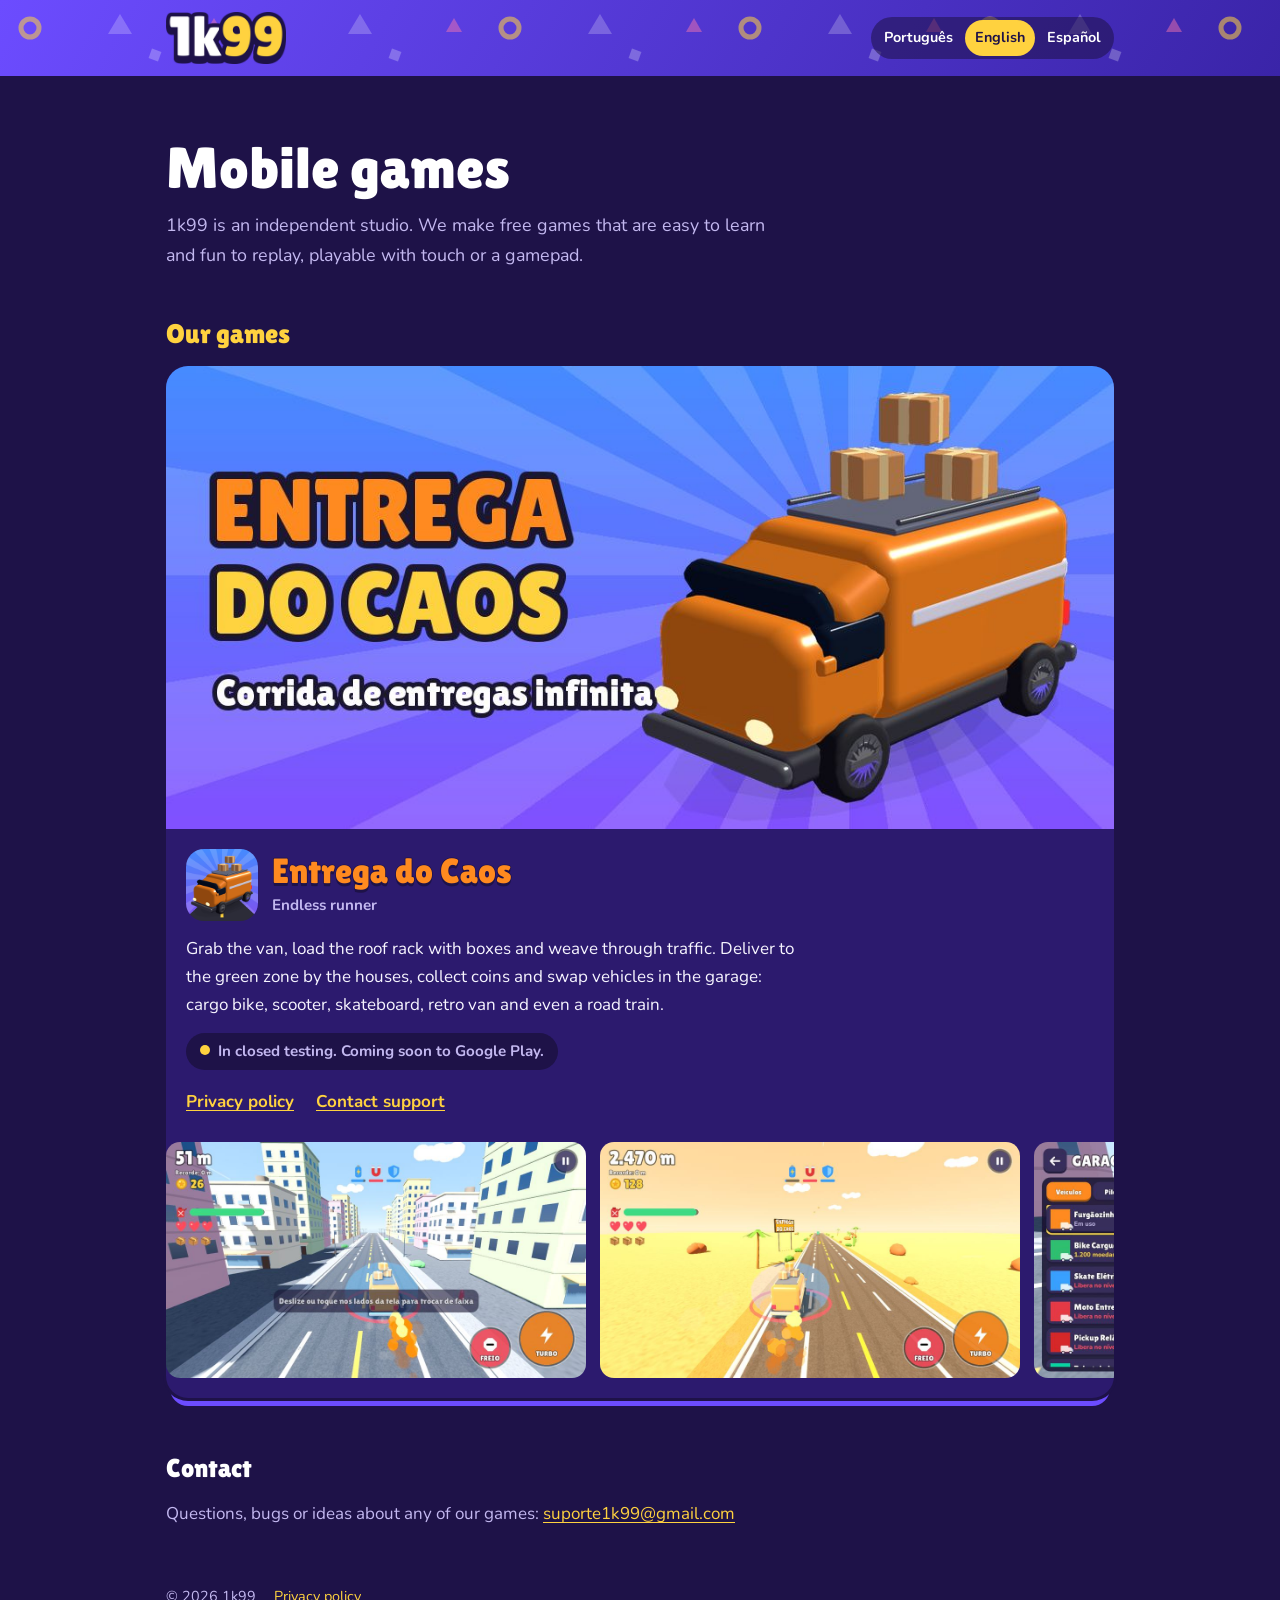
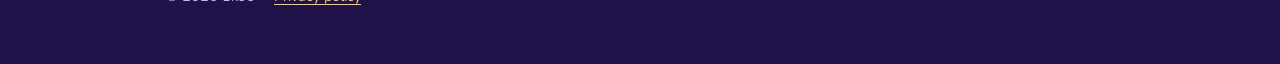
<file: index.html>
<!doctype html>
<html lang="pt-BR">
<head>
<meta charset="utf-8">
<meta name="viewport" content="width=device-width, initial-scale=1">
<title>1k99 | Jogos para celular</title>
<meta name="description" content="1k99 é um estúdio independente de jogos para celular.">
<link rel="alternate" hreflang="pt-BR" href="https://danandxxy-ship-it.github.io/">
<link rel="alternate" hreflang="en" href="https://danandxxy-ship-it.github.io/en/">
<link rel="alternate" hreflang="es" href="https://danandxxy-ship-it.github.io/es/">
<link rel="alternate" hreflang="x-default" href="https://danandxxy-ship-it.github.io/">
<link rel="icon" href="favicon.png">
<link rel="apple-touch-icon" href="apple-touch-icon.png">
<link rel="preconnect" href="https://fonts.googleapis.com">
<link rel="preconnect" href="https://fonts.gstatic.com" crossorigin>
<link href="https://fonts.googleapis.com/css2?family=Nunito:wght@400;700&display=swap" rel="stylesheet">
<link rel="stylesheet" href="style.css?v=15e47aca">
</head>
<body data-auto>
<header class="topo">
  <div class="topo-dentro">
    <a class="marca" href="./"><img src="img/logo-1k99.png?v=49485c24" width="120" height="52" alt="1k99"></a>
    <nav class="idiomas" aria-label="Idioma"><a href="./" lang="pt-BR" data-lang="pt" aria-current="true">Português</a><a href="en/" lang="en" data-lang="en">English</a><a href="es/" lang="es" data-lang="es">Español</a></nav>
  </div>
</header>
<main>
  <section class="hero">
    <h1>Jogos para celular</h1>
    <p>A 1k99 é um estúdio independente. Fazemos jogos gratuitos, fáceis de aprender e divertidos de repetir, que funcionam no toque e no controle.</p>
  </section>

  <h2 class="secao">Nossos jogos</h2>
  <div class="cards">
  <article class="card" id="entrega-do-caos">
    <img class="card-capa" src="img/entrega-capa.jpg" width="1024" height="500" alt="Van laranja carregada de caixas ao lado do título Entrega do Caos">
    <div class="card-corpo">
      <div class="card-titulo">
        <img class="icone" src="img/entrega-icone.png" width="72" height="72" alt="">
        <div>
          <h3>Entrega do Caos</h3>
          <p class="genero">Corrida infinita</p>
        </div>
      </div>
      <p>Pegue a van, encha o bagageiro de caixas e saia costurando o trânsito. Entregue na zona verde das casas, junte moedas e troque de veículo na garagem: tem bike, moto, skate, Kombi e até bitrem.</p>
      <span class="status">Em teste fechado. Em breve na Google Play.</span>
      <div class="links-jogo">
        <a href="privacidade/#entrega-do-caos">Política de privacidade</a>
        <a href="mailto:suporte1k99@gmail.com?subject=Entrega do Caos">Falar com o suporte</a>
      </div>
    </div>
    <div class="fotos" tabindex="0" aria-label="Imagens do jogo">
      <img src="img/corrida-cidade.jpg" width="960" height="540" loading="lazy" alt="Van desviando de carros na cidade">
      <img src="img/corrida-deserto.jpg" width="960" height="540" loading="lazy" alt="Corrida na estrada do deserto">
      <img src="img/garagem.jpg" width="960" height="540" loading="lazy" alt="Garagem com a lista de veículos">
      <img src="img/corrida-noite.jpg" width="960" height="540" loading="lazy" alt="Entrega à noite na cidade">
    </div>
  </article>
  </div>

  <section class="sobre">
    <h2>Contato</h2>
    <p>Dúvida, bug ou sugestão sobre qualquer jogo: <a href="mailto:suporte1k99@gmail.com">suporte1k99@gmail.com</a></p>
  </section>

  <footer>© 2026 1k99 <a href="privacidade/">Política de privacidade</a></footer>
</main>
<script>
// lembra o idioma escolhido; na primeira visita à página inicial em português,
// leva quem usa o celular em inglês ou espanhol para a versão no idioma dele
(function () {
  var links = document.querySelectorAll('.idiomas a');
  for (var i = 0; i < links.length; i++) {
    links[i].addEventListener('click', function () {
      try { localStorage.setItem('lang', this.getAttribute('data-lang')); } catch (e) {}
    });
  }
  if (!document.body.hasAttribute('data-auto')) return;
  var saved = null;
  try { saved = localStorage.getItem('lang'); } catch (e) {}
  var nav = (navigator.language || 'pt').slice(0, 2).toLowerCase();
  var want = saved || (nav === 'pt' ? 'pt' : (nav === 'es' ? 'es' : 'en'));
  if (want !== 'pt') location.replace(want + '/');
})();
</script>
</body>
</html>
</file>
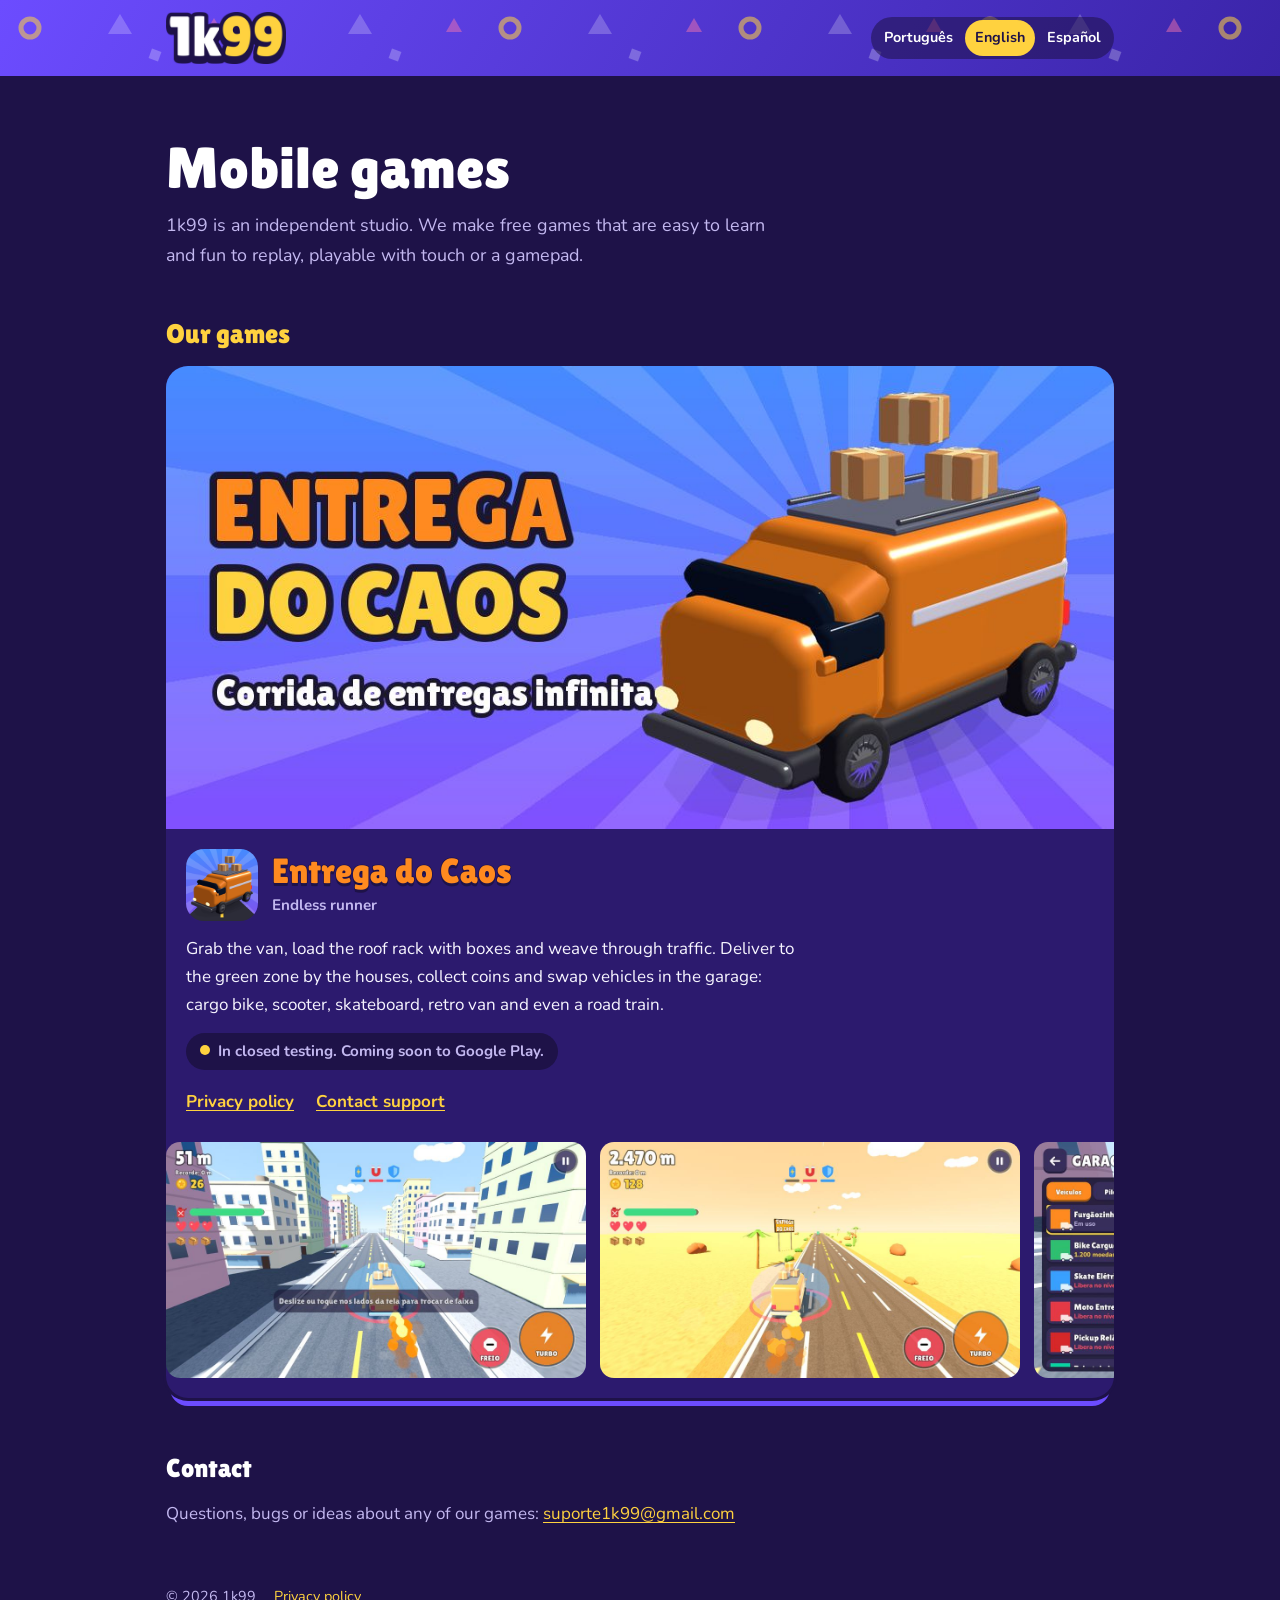
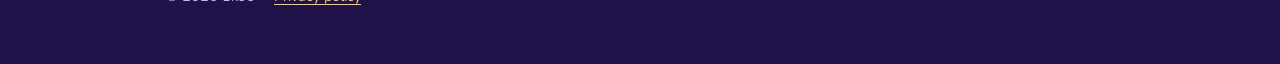
<file: en/index.html>
<!doctype html>
<html lang="en">
<head>
<meta charset="utf-8">
<meta name="viewport" content="width=device-width, initial-scale=1">
<title>1k99 | Mobile games</title>
<meta name="description" content="1k99 is an independent mobile game studio.">
<link rel="alternate" hreflang="pt-BR" href="https://danandxxy-ship-it.github.io/">
<link rel="alternate" hreflang="en" href="https://danandxxy-ship-it.github.io/en/">
<link rel="alternate" hreflang="es" href="https://danandxxy-ship-it.github.io/es/">
<link rel="alternate" hreflang="x-default" href="https://danandxxy-ship-it.github.io/">
<link rel="icon" href="../favicon.png">
<link rel="apple-touch-icon" href="../apple-touch-icon.png">
<link rel="preconnect" href="https://fonts.googleapis.com">
<link rel="preconnect" href="https://fonts.gstatic.com" crossorigin>
<link href="https://fonts.googleapis.com/css2?family=Nunito:wght@400;700&display=swap" rel="stylesheet">
<link rel="stylesheet" href="../style.css?v=15e47aca">
</head>
<body>
<header class="topo">
  <div class="topo-dentro">
    <a class="marca" href="../en/"><img src="../img/logo-1k99.png?v=49485c24" width="120" height="52" alt="1k99"></a>
    <nav class="idiomas" aria-label="Language"><a href="../" lang="pt-BR" data-lang="pt">Português</a><a href="../en/" lang="en" data-lang="en" aria-current="true">English</a><a href="../es/" lang="es" data-lang="es">Español</a></nav>
  </div>
</header>
<main>
  <section class="hero">
    <h1>Mobile games</h1>
    <p>1k99 is an independent studio. We make free games that are easy to learn and fun to replay, playable with touch or a gamepad.</p>
  </section>

  <h2 class="secao">Our games</h2>
  <div class="cards">
  <article class="card" id="entrega-do-caos">
    <img class="card-capa" src="../img/entrega-capa.jpg" width="1024" height="500" alt="Orange van loaded with boxes next to the Entrega do Caos title">
    <div class="card-corpo">
      <div class="card-titulo">
        <img class="icone" src="../img/entrega-icone.png" width="72" height="72" alt="">
        <div>
          <h3>Entrega do Caos</h3>
          <p class="genero">Endless runner</p>
        </div>
      </div>
      <p>Grab the van, load the roof rack with boxes and weave through traffic. Deliver to the green zone by the houses, collect coins and swap vehicles in the garage: cargo bike, scooter, skateboard, retro van and even a road train.</p>
      <span class="status">In closed testing. Coming soon to Google Play.</span>
      <div class="links-jogo">
        <a href="../en/privacy/#entrega-do-caos">Privacy policy</a>
        <a href="mailto:suporte1k99@gmail.com?subject=Entrega do Caos">Contact support</a>
      </div>
    </div>
    <div class="fotos" tabindex="0" aria-label="Game screenshots">
      <img src="../img/corrida-cidade.jpg" width="960" height="540" loading="lazy" alt="Van dodging cars in the city">
      <img src="../img/corrida-deserto.jpg" width="960" height="540" loading="lazy" alt="Running on the desert road">
      <img src="../img/garagem.jpg" width="960" height="540" loading="lazy" alt="Garage with the vehicle list">
      <img src="../img/corrida-noite.jpg" width="960" height="540" loading="lazy" alt="Night delivery in the city">
    </div>
  </article>
  </div>

  <section class="sobre">
    <h2>Contact</h2>
    <p>Questions, bugs or ideas about any of our games: <a href="mailto:suporte1k99@gmail.com">suporte1k99@gmail.com</a></p>
  </section>

  <footer>© 2026 1k99 <a href="../en/privacy/">Privacy policy</a></footer>
</main>
<script>
// lembra o idioma escolhido; na primeira visita à página inicial em português,
// leva quem usa o celular em inglês ou espanhol para a versão no idioma dele
(function () {
  var links = document.querySelectorAll('.idiomas a');
  for (var i = 0; i < links.length; i++) {
    links[i].addEventListener('click', function () {
      try { localStorage.setItem('lang', this.getAttribute('data-lang')); } catch (e) {}
    });
  }
  if (!document.body.hasAttribute('data-auto')) return;
  var saved = null;
  try { saved = localStorage.getItem('lang'); } catch (e) {}
  var nav = (navigator.language || 'pt').slice(0, 2).toLowerCase();
  var want = saved || (nav === 'pt' ? 'pt' : (nav === 'es' ? 'es' : 'en'));
  if (want !== 'pt') location.replace(want + '/');
})();
</script>
</body>
</html>
</file>
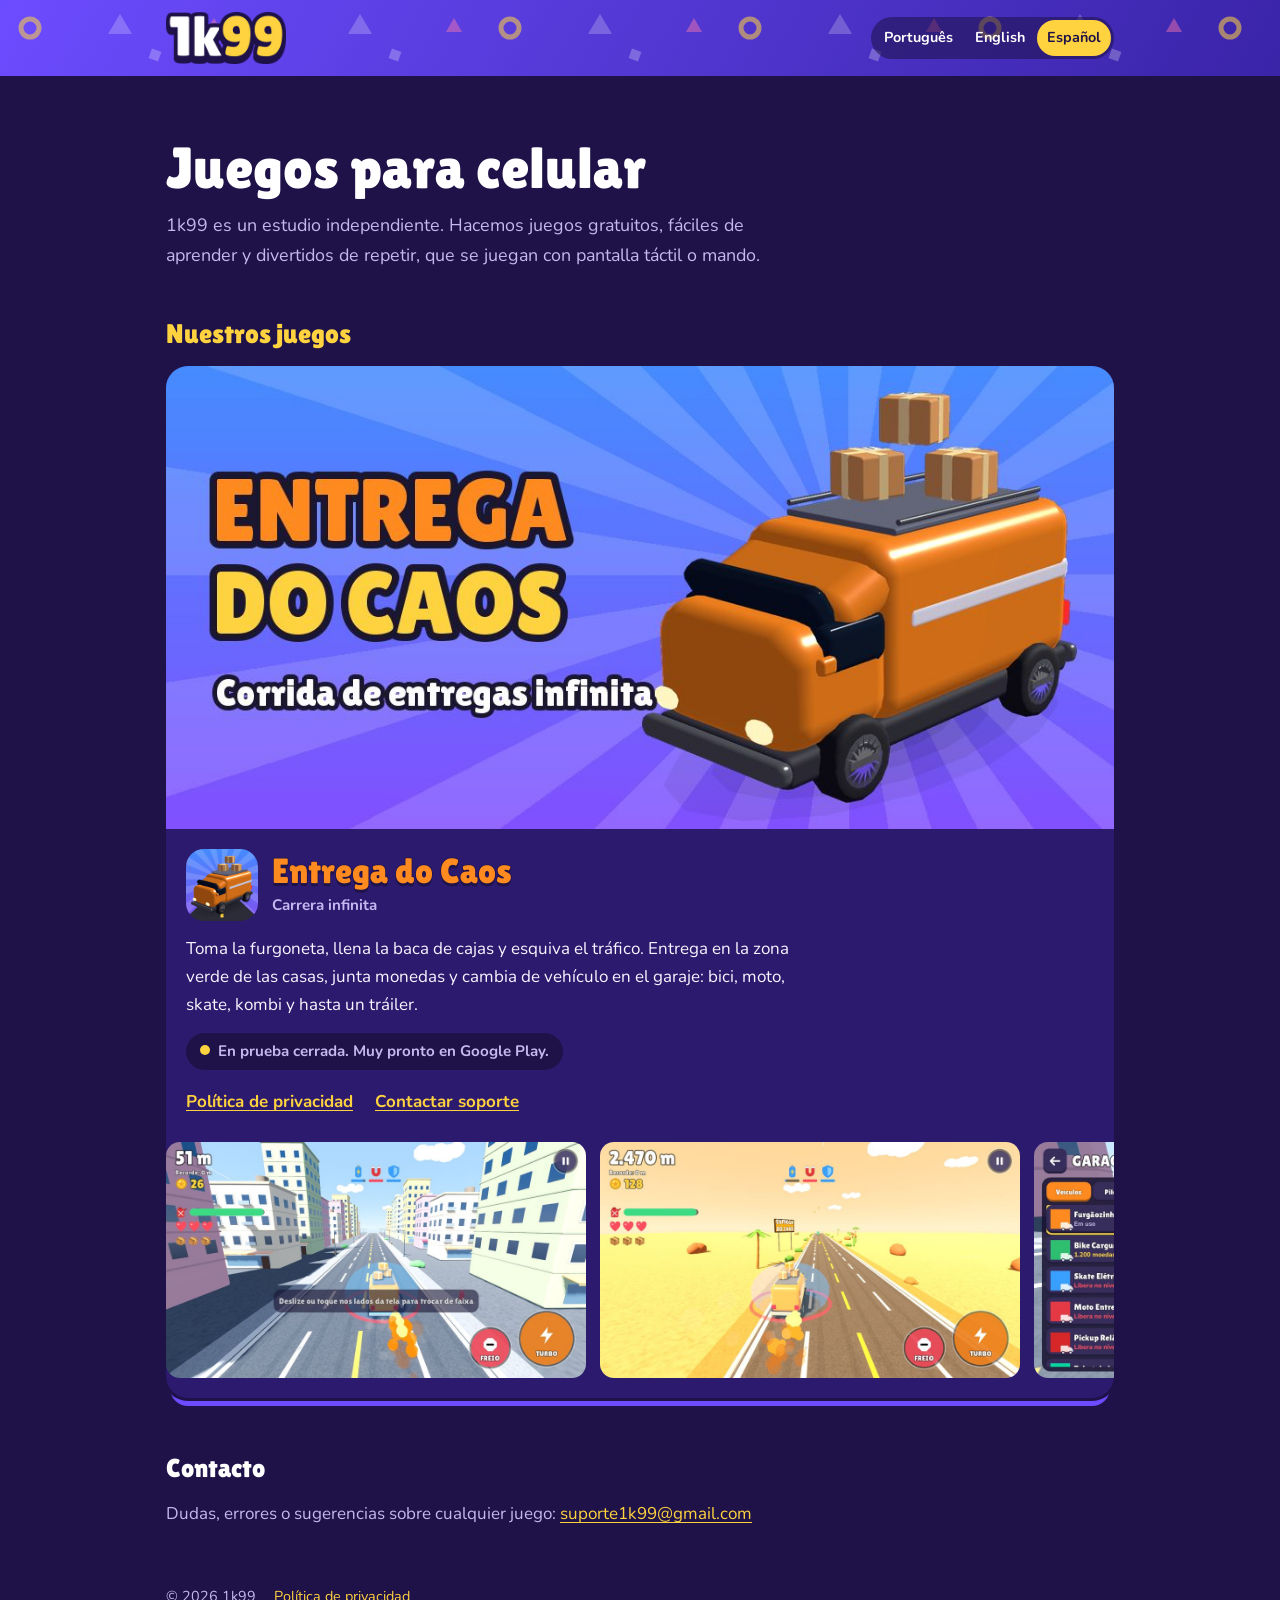
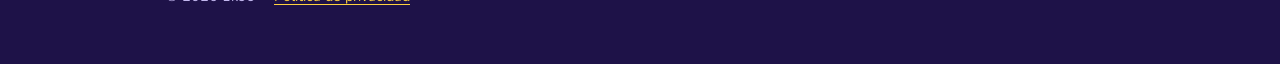
<file: es/index.html>
<!doctype html>
<html lang="es">
<head>
<meta charset="utf-8">
<meta name="viewport" content="width=device-width, initial-scale=1">
<title>1k99 | Juegos para celular</title>
<meta name="description" content="1k99 es un estudio independiente de juegos para celular.">
<link rel="alternate" hreflang="pt-BR" href="https://danandxxy-ship-it.github.io/">
<link rel="alternate" hreflang="en" href="https://danandxxy-ship-it.github.io/en/">
<link rel="alternate" hreflang="es" href="https://danandxxy-ship-it.github.io/es/">
<link rel="alternate" hreflang="x-default" href="https://danandxxy-ship-it.github.io/">
<link rel="icon" href="../favicon.png">
<link rel="apple-touch-icon" href="../apple-touch-icon.png">
<link rel="preconnect" href="https://fonts.googleapis.com">
<link rel="preconnect" href="https://fonts.gstatic.com" crossorigin>
<link href="https://fonts.googleapis.com/css2?family=Nunito:wght@400;700&display=swap" rel="stylesheet">
<link rel="stylesheet" href="../style.css?v=15e47aca">
</head>
<body>
<header class="topo">
  <div class="topo-dentro">
    <a class="marca" href="../es/"><img src="../img/logo-1k99.png?v=49485c24" width="120" height="52" alt="1k99"></a>
    <nav class="idiomas" aria-label="Idioma"><a href="../" lang="pt-BR" data-lang="pt">Português</a><a href="../en/" lang="en" data-lang="en">English</a><a href="../es/" lang="es" data-lang="es" aria-current="true">Español</a></nav>
  </div>
</header>
<main>
  <section class="hero">
    <h1>Juegos para celular</h1>
    <p>1k99 es un estudio independiente. Hacemos juegos gratuitos, fáciles de aprender y divertidos de repetir, que se juegan con pantalla táctil o mando.</p>
  </section>

  <h2 class="secao">Nuestros juegos</h2>
  <div class="cards">
  <article class="card" id="entrega-do-caos">
    <img class="card-capa" src="../img/entrega-capa.jpg" width="1024" height="500" alt="Furgoneta naranja cargada de cajas junto al título Entrega do Caos">
    <div class="card-corpo">
      <div class="card-titulo">
        <img class="icone" src="../img/entrega-icone.png" width="72" height="72" alt="">
        <div>
          <h3>Entrega do Caos</h3>
          <p class="genero">Carrera infinita</p>
        </div>
      </div>
      <p>Toma la furgoneta, llena la baca de cajas y esquiva el tráfico. Entrega en la zona verde de las casas, junta monedas y cambia de vehículo en el garaje: bici, moto, skate, kombi y hasta un tráiler.</p>
      <span class="status">En prueba cerrada. Muy pronto en Google Play.</span>
      <div class="links-jogo">
        <a href="../es/privacidad/#entrega-do-caos">Política de privacidad</a>
        <a href="mailto:suporte1k99@gmail.com?subject=Entrega do Caos">Contactar soporte</a>
      </div>
    </div>
    <div class="fotos" tabindex="0" aria-label="Imágenes del juego">
      <img src="../img/corrida-cidade.jpg" width="960" height="540" loading="lazy" alt="Furgoneta esquivando coches en la ciudad">
      <img src="../img/corrida-deserto.jpg" width="960" height="540" loading="lazy" alt="Carrera en la carretera del desierto">
      <img src="../img/garagem.jpg" width="960" height="540" loading="lazy" alt="Garaje con la lista de vehículos">
      <img src="../img/corrida-noite.jpg" width="960" height="540" loading="lazy" alt="Entrega de noche en la ciudad">
    </div>
  </article>
  </div>

  <section class="sobre">
    <h2>Contacto</h2>
    <p>Dudas, errores o sugerencias sobre cualquier juego: <a href="mailto:suporte1k99@gmail.com">suporte1k99@gmail.com</a></p>
  </section>

  <footer>© 2026 1k99 <a href="../es/privacidad/">Política de privacidad</a></footer>
</main>
<script>
// lembra o idioma escolhido; na primeira visita à página inicial em português,
// leva quem usa o celular em inglês ou espanhol para a versão no idioma dele
(function () {
  var links = document.querySelectorAll('.idiomas a');
  for (var i = 0; i < links.length; i++) {
    links[i].addEventListener('click', function () {
      try { localStorage.setItem('lang', this.getAttribute('data-lang')); } catch (e) {}
    });
  }
  if (!document.body.hasAttribute('data-auto')) return;
  var saved = null;
  try { saved = localStorage.getItem('lang'); } catch (e) {}
  var nav = (navigator.language || 'pt').slice(0, 2).toLowerCase();
  var want = saved || (nav === 'pt' ? 'pt' : (nav === 'es' ? 'es' : 'en'));
  if (want !== 'pt') location.replace(want + '/');
})();
</script>
</body>
</html>
</file>
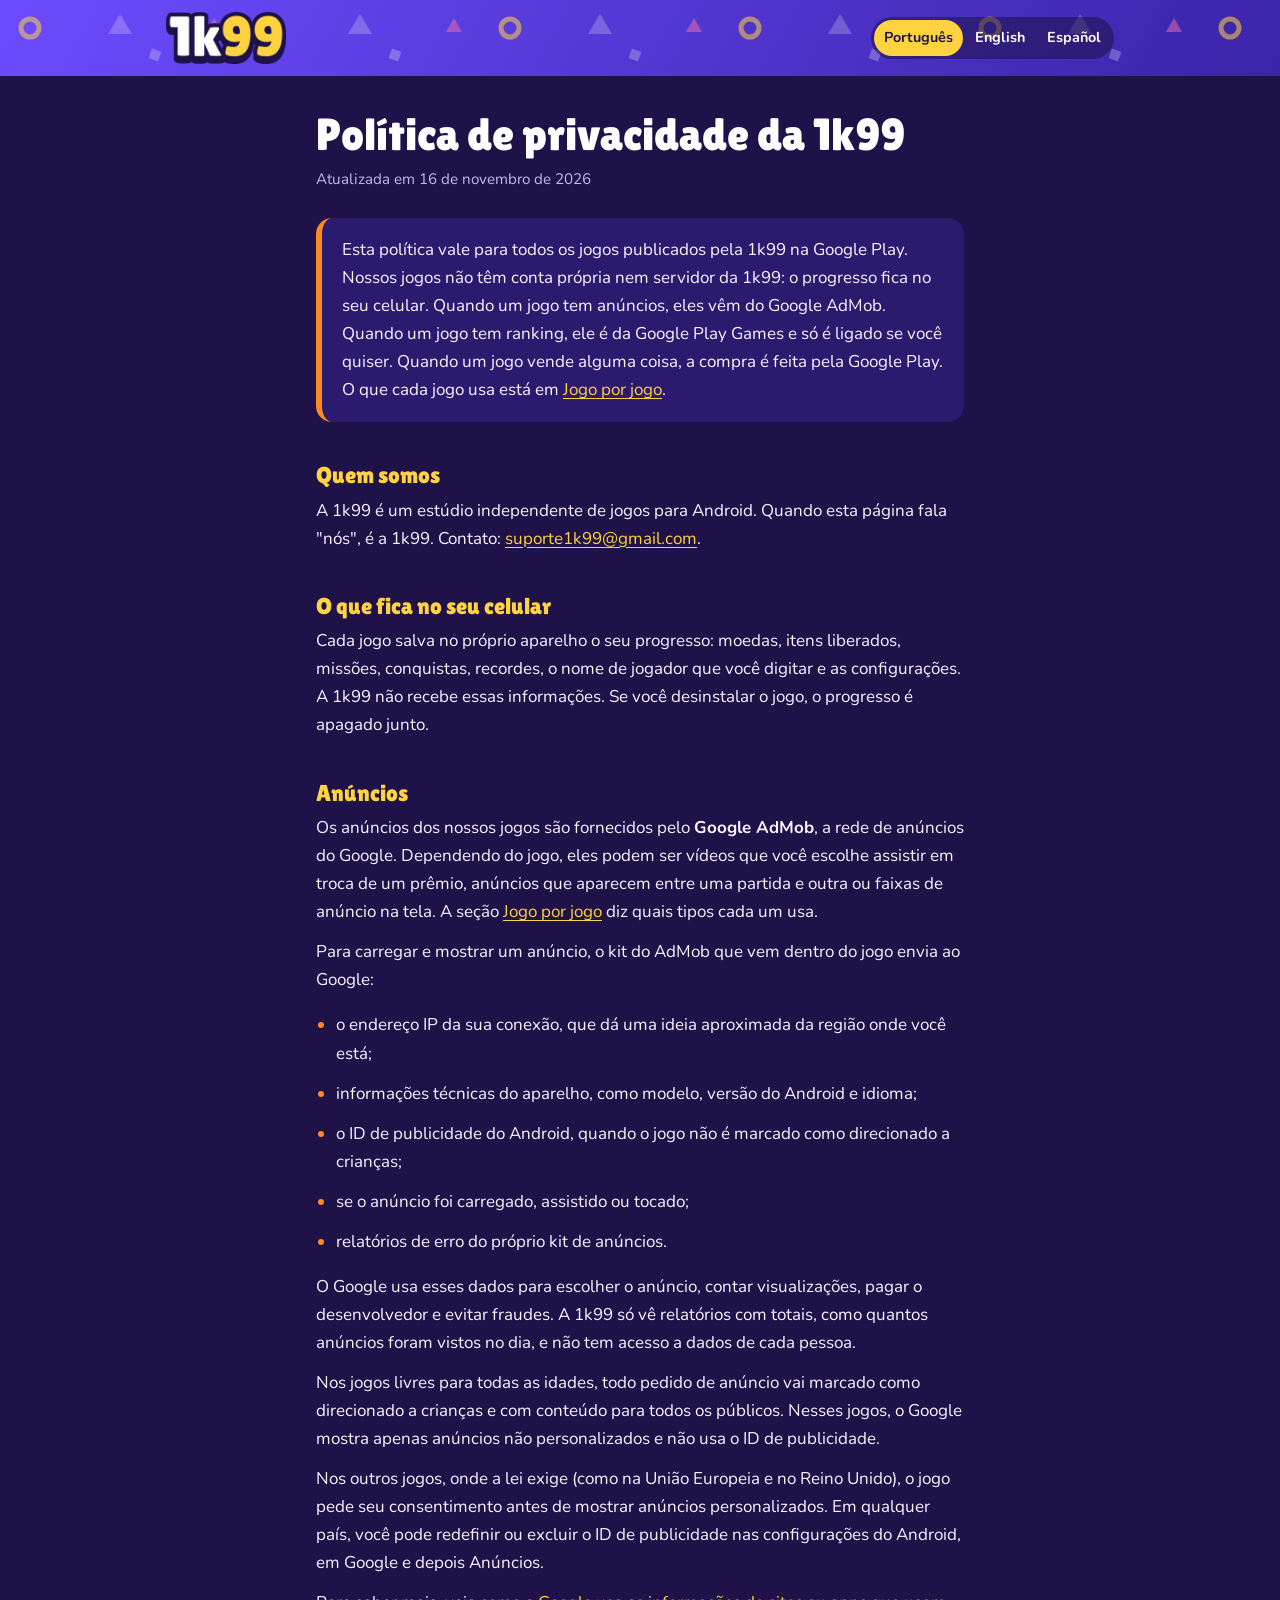
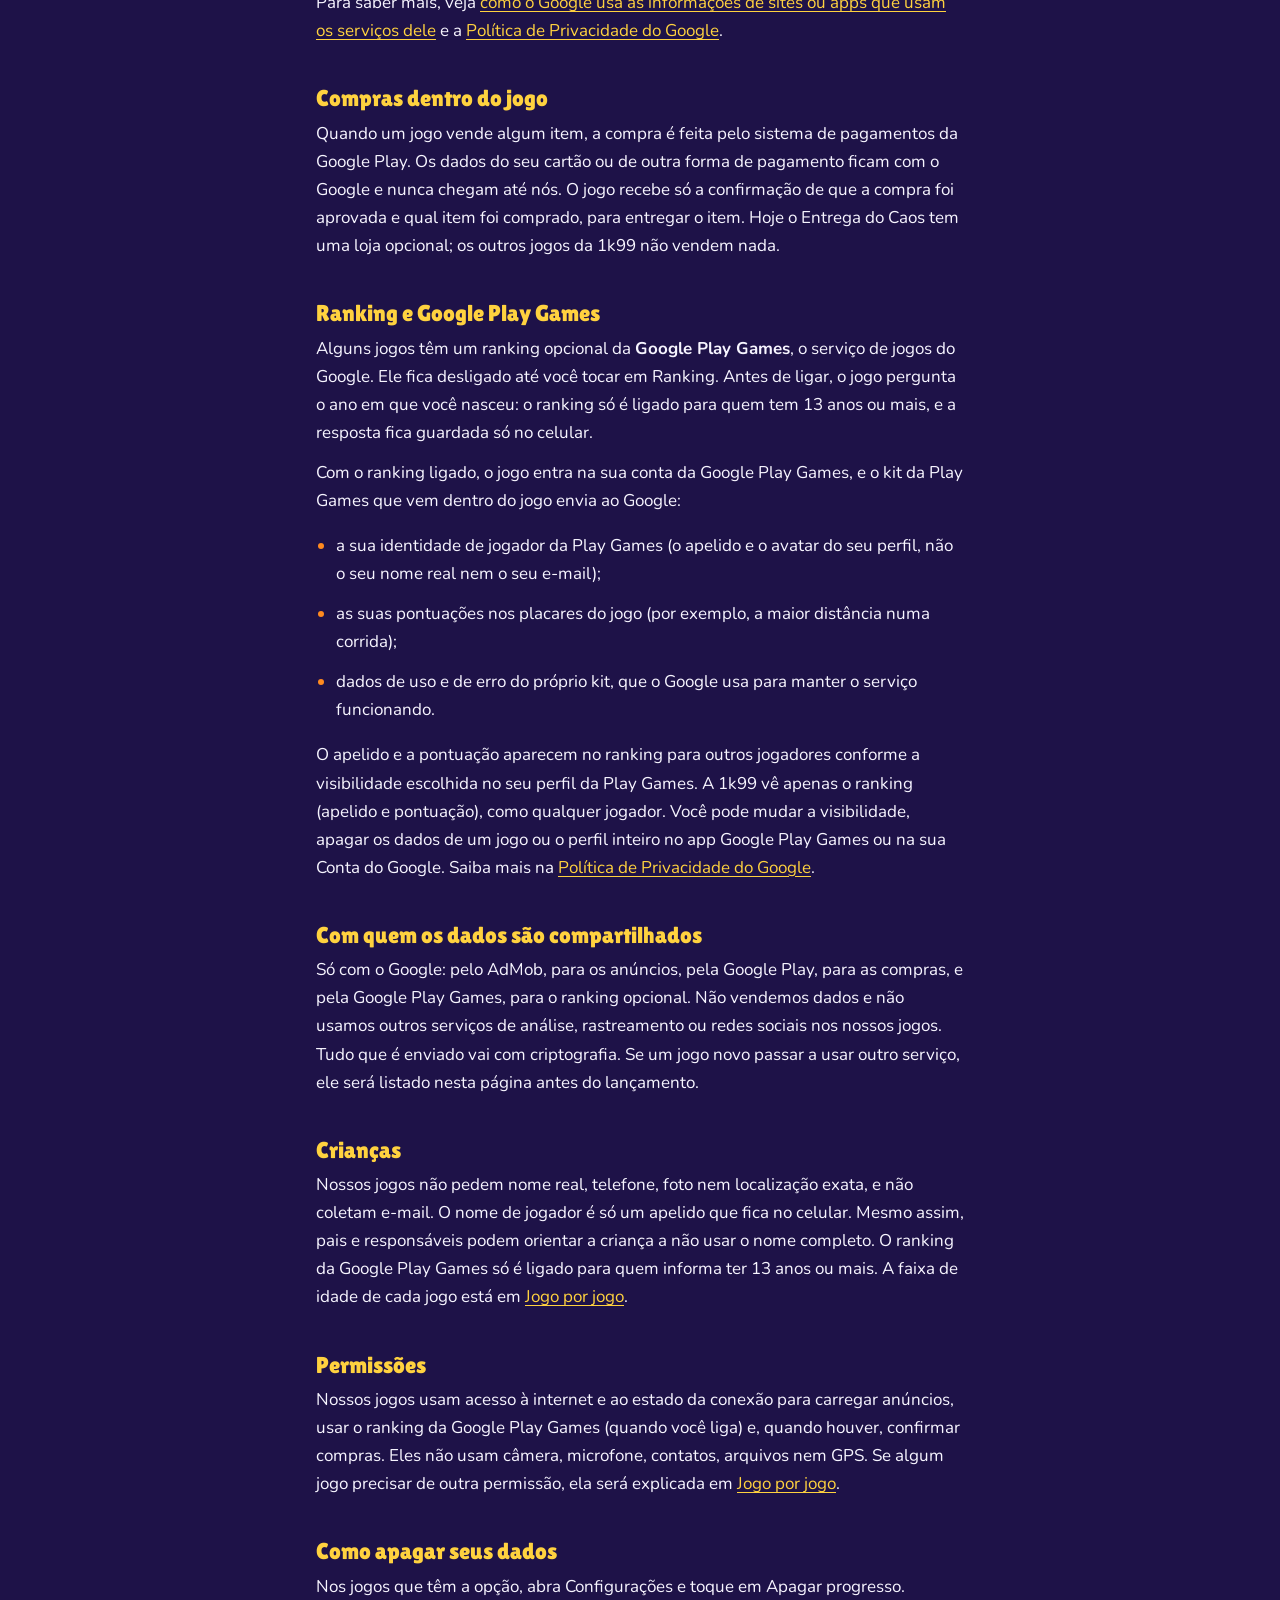
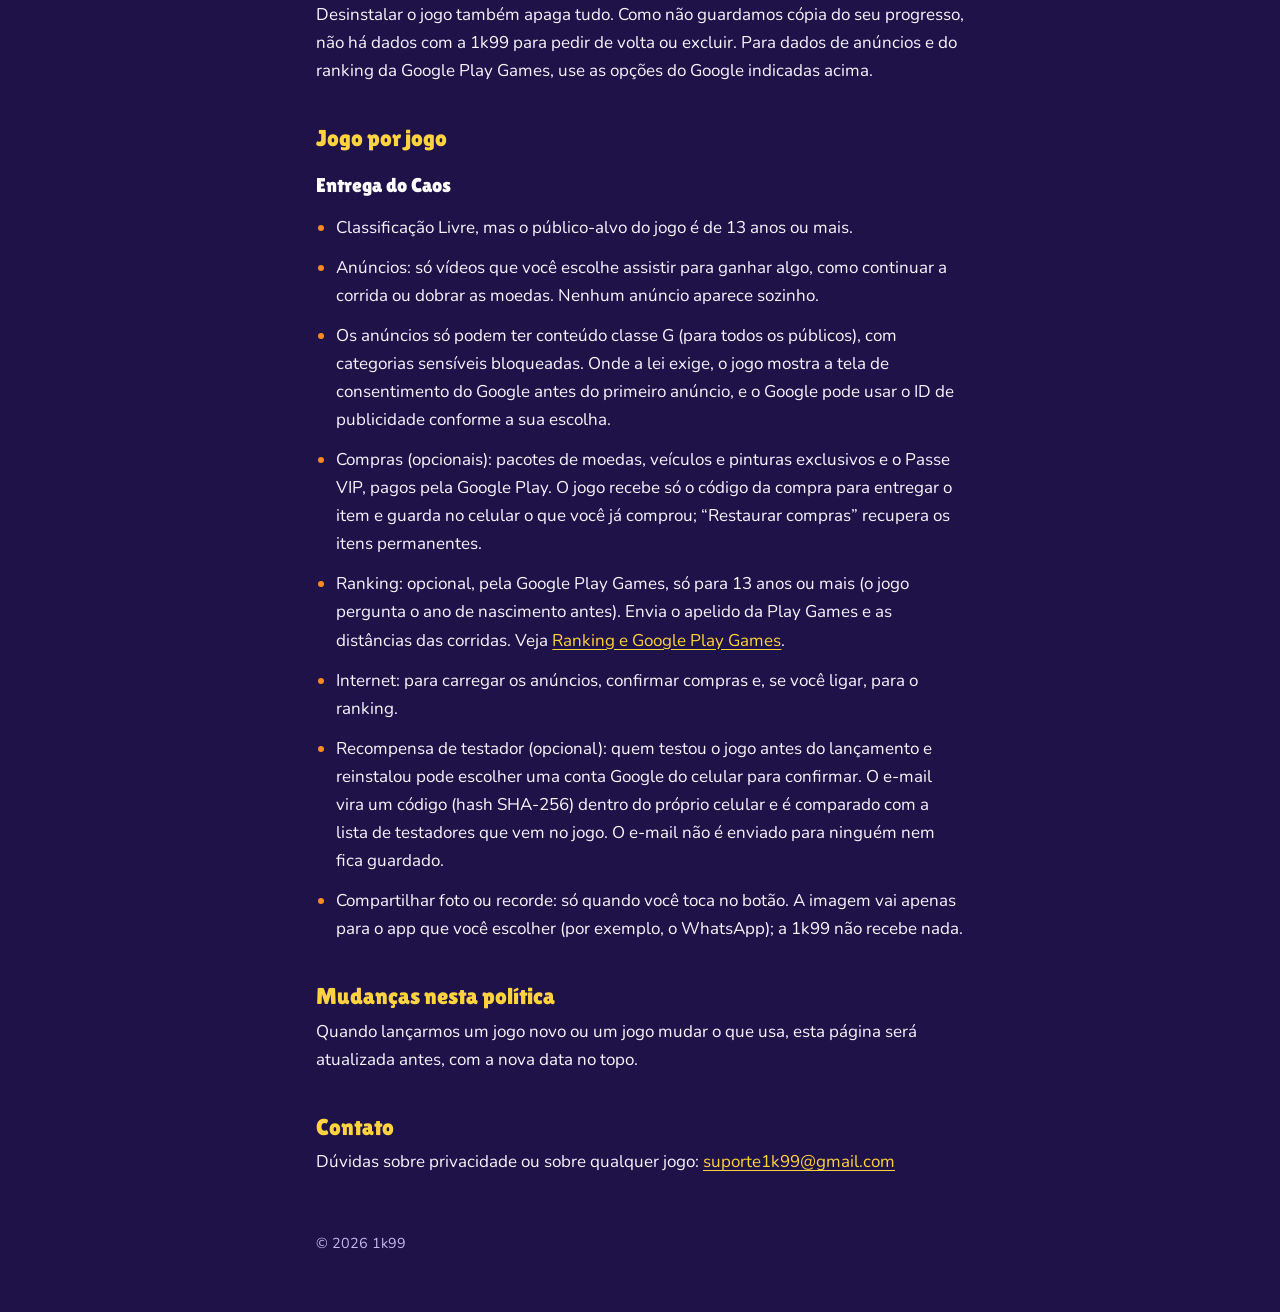
<file: privacidade/index.html>
<!doctype html>
<html lang="pt-BR">
<head>
<meta charset="utf-8">
<meta name="viewport" content="width=device-width, initial-scale=1">
<title>Política de privacidade | 1k99</title>
<meta name="description" content="Como os jogos da 1k99 tratam os seus dados.">
<link rel="alternate" hreflang="pt-BR" href="https://danandxxy-ship-it.github.io/privacidade/">
<link rel="alternate" hreflang="en" href="https://danandxxy-ship-it.github.io/en/privacy/">
<link rel="alternate" hreflang="es" href="https://danandxxy-ship-it.github.io/es/privacidad/">
<link rel="alternate" hreflang="x-default" href="https://danandxxy-ship-it.github.io/privacidade/">
<link rel="icon" href="../favicon.png">
<link rel="apple-touch-icon" href="../apple-touch-icon.png">
<link rel="preconnect" href="https://fonts.googleapis.com">
<link rel="preconnect" href="https://fonts.gstatic.com" crossorigin>
<link href="https://fonts.googleapis.com/css2?family=Nunito:wght@400;700&display=swap" rel="stylesheet">
<link rel="stylesheet" href="../style.css?v=15e47aca">
</head>
<body>
<header class="topo">
  <div class="topo-dentro">
    <a class="marca" href="../"><img src="../img/logo-1k99.png?v=49485c24" width="120" height="52" alt="1k99"></a>
    <nav class="idiomas" aria-label="Idioma"><a href="../privacidade/" lang="pt-BR" data-lang="pt" aria-current="true">Português</a><a href="../en/privacy/" lang="en" data-lang="en">English</a><a href="../es/privacidad/" lang="es" data-lang="es">Español</a></nav>
  </div>
</header>
<main class="politica">
  <h1>Política de privacidade da 1k99</h1>
  <p class="data">Atualizada em 16 de novembro de 2026</p>
  <div class="resumo"><p>Esta política vale para todos os jogos publicados pela 1k99 na Google Play. Nossos jogos não têm conta própria nem servidor da 1k99: o progresso fica no seu celular. Quando um jogo tem anúncios, eles vêm do Google AdMob. Quando um jogo tem ranking, ele é da Google Play Games e só é ligado se você quiser. Quando um jogo vende alguma coisa, a compra é feita pela Google Play. O que cada jogo usa está em <a href="#jogos">Jogo por jogo</a>.</p></div>
  <h2>Quem somos</h2>
  <p>A 1k99 é um estúdio independente de jogos para Android. Quando esta página fala "nós", é a 1k99. Contato: <a href="mailto:suporte1k99@gmail.com?subject=Privacidade">suporte1k99@gmail.com</a>.</p>
  <h2>O que fica no seu celular</h2>
  <p>Cada jogo salva no próprio aparelho o seu progresso: moedas, itens liberados, missões, conquistas, recordes, o nome de jogador que você digitar e as configurações. A 1k99 não recebe essas informações. Se você desinstalar o jogo, o progresso é apagado junto.</p>
  <h2>Anúncios</h2>
  <p>Os anúncios dos nossos jogos são fornecidos pelo <strong>Google AdMob</strong>, a rede de anúncios do Google. Dependendo do jogo, eles podem ser vídeos que você escolhe assistir em troca de um prêmio, anúncios que aparecem entre uma partida e outra ou faixas de anúncio na tela. A seção <a href="#jogos">Jogo por jogo</a> diz quais tipos cada um usa.</p>
  <p>Para carregar e mostrar um anúncio, o kit do AdMob que vem dentro do jogo envia ao Google:</p>
  <ul>
    <li>o endereço IP da sua conexão, que dá uma ideia aproximada da região onde você está;</li>
    <li>informações técnicas do aparelho, como modelo, versão do Android e idioma;</li>
    <li>o ID de publicidade do Android, quando o jogo não é marcado como direcionado a crianças;</li>
    <li>se o anúncio foi carregado, assistido ou tocado;</li>
    <li>relatórios de erro do próprio kit de anúncios.</li>
  </ul>
  <p>O Google usa esses dados para escolher o anúncio, contar visualizações, pagar o desenvolvedor e evitar fraudes. A 1k99 só vê relatórios com totais, como quantos anúncios foram vistos no dia, e não tem acesso a dados de cada pessoa.</p>
  <p>Nos jogos livres para todas as idades, todo pedido de anúncio vai marcado como direcionado a crianças e com conteúdo para todos os públicos. Nesses jogos, o Google mostra apenas anúncios não personalizados e não usa o ID de publicidade.</p>
  <p>Nos outros jogos, onde a lei exige (como na União Europeia e no Reino Unido), o jogo pede seu consentimento antes de mostrar anúncios personalizados. Em qualquer país, você pode redefinir ou excluir o ID de publicidade nas configurações do Android, em Google e depois Anúncios.</p>
  <p>Para saber mais, veja <a href="https://policies.google.com/technologies/partner-sites?hl=pt-BR">como o Google usa as informações de sites ou apps que usam os serviços dele</a> e a <a href="https://policies.google.com/privacy?hl=pt-BR">Política de Privacidade do Google</a>.</p>
  <h2>Compras dentro do jogo</h2>
  <p>Quando um jogo vende algum item, a compra é feita pelo sistema de pagamentos da Google Play. Os dados do seu cartão ou de outra forma de pagamento ficam com o Google e nunca chegam até nós. O jogo recebe só a confirmação de que a compra foi aprovada e qual item foi comprado, para entregar o item. Hoje o Entrega do Caos tem uma loja opcional; os outros jogos da 1k99 não vendem nada.</p>
  <h2 id="ranking">Ranking e Google Play Games</h2>
  <p>Alguns jogos têm um ranking opcional da <strong>Google Play Games</strong>, o serviço de jogos do Google. Ele fica desligado até você tocar em Ranking. Antes de ligar, o jogo pergunta o ano em que você nasceu: o ranking só é ligado para quem tem 13 anos ou mais, e a resposta fica guardada só no celular.</p>
  <p>Com o ranking ligado, o jogo entra na sua conta da Google Play Games, e o kit da Play Games que vem dentro do jogo envia ao Google:</p>
  <ul>
    <li>a sua identidade de jogador da Play Games (o apelido e o avatar do seu perfil, não o seu nome real nem o seu e-mail);</li>
    <li>as suas pontuações nos placares do jogo (por exemplo, a maior distância numa corrida);</li>
    <li>dados de uso e de erro do próprio kit, que o Google usa para manter o serviço funcionando.</li>
  </ul>
  <p>O apelido e a pontuação aparecem no ranking para outros jogadores conforme a visibilidade escolhida no seu perfil da Play Games. A 1k99 vê apenas o ranking (apelido e pontuação), como qualquer jogador. Você pode mudar a visibilidade, apagar os dados de um jogo ou o perfil inteiro no app Google Play Games ou na sua Conta do Google. Saiba mais na <a href="https://policies.google.com/privacy?hl=pt-BR">Política de Privacidade do Google</a>.</p>
  <h2>Com quem os dados são compartilhados</h2>
  <p>Só com o Google: pelo AdMob, para os anúncios, pela Google Play, para as compras, e pela Google Play Games, para o ranking opcional. Não vendemos dados e não usamos outros serviços de análise, rastreamento ou redes sociais nos nossos jogos. Tudo que é enviado vai com criptografia. Se um jogo novo passar a usar outro serviço, ele será listado nesta página antes do lançamento.</p>
  <h2>Crianças</h2>
  <p>Nossos jogos não pedem nome real, telefone, foto nem localização exata, e não coletam e-mail. O nome de jogador é só um apelido que fica no celular. Mesmo assim, pais e responsáveis podem orientar a criança a não usar o nome completo. O ranking da Google Play Games só é ligado para quem informa ter 13 anos ou mais. A faixa de idade de cada jogo está em <a href="#jogos">Jogo por jogo</a>.</p>
  <h2>Permissões</h2>
  <p>Nossos jogos usam acesso à internet e ao estado da conexão para carregar anúncios, usar o ranking da Google Play Games (quando você liga) e, quando houver, confirmar compras. Eles não usam câmera, microfone, contatos, arquivos nem GPS. Se algum jogo precisar de outra permissão, ela será explicada em <a href="#jogos">Jogo por jogo</a>.</p>
  <h2>Como apagar seus dados</h2>
  <p>Nos jogos que têm a opção, abra Configurações e toque em Apagar progresso. Desinstalar o jogo também apaga tudo. Como não guardamos cópia do seu progresso, não há dados com a 1k99 para pedir de volta ou excluir. Para dados de anúncios e do ranking da Google Play Games, use as opções do Google indicadas acima.</p>
  <h2 id="jogos">Jogo por jogo</h2>
    <h3 id="entrega-do-caos">Entrega do Caos</h3>
  <ul>
    <li>Classificação Livre, mas o público-alvo do jogo é de 13 anos ou mais.</li>
    <li>Anúncios: só vídeos que você escolhe assistir para ganhar algo, como continuar a corrida ou dobrar as moedas. Nenhum anúncio aparece sozinho.</li>
    <li>Os anúncios só podem ter conteúdo classe G (para todos os públicos), com categorias sensíveis bloqueadas. Onde a lei exige, o jogo mostra a tela de consentimento do Google antes do primeiro anúncio, e o Google pode usar o ID de publicidade conforme a sua escolha.</li>
    <li>Compras (opcionais): pacotes de moedas, veículos e pinturas exclusivos e o Passe VIP, pagos pela Google Play. O jogo recebe só o código da compra para entregar o item e guarda no celular o que você já comprou; “Restaurar compras” recupera os itens permanentes.</li>
    <li>Ranking: opcional, pela Google Play Games, só para 13 anos ou mais (o jogo pergunta o ano de nascimento antes). Envia o apelido da Play Games e as distâncias das corridas. Veja <a href="#ranking">Ranking e Google Play Games</a>.</li>
    <li>Internet: para carregar os anúncios, confirmar compras e, se você ligar, para o ranking.</li>
    <li>Recompensa de testador (opcional): quem testou o jogo antes do lançamento e reinstalou pode escolher uma conta Google do celular para confirmar. O e-mail vira um código (hash SHA-256) dentro do próprio celular e é comparado com a lista de testadores que vem no jogo. O e-mail não é enviado para ninguém nem fica guardado.</li>
    <li>Compartilhar foto ou recorde: só quando você toca no botão. A imagem vai apenas para o app que você escolher (por exemplo, o WhatsApp); a 1k99 não recebe nada.</li>
  </ul>
  <h2>Mudanças nesta política</h2>
  <p>Quando lançarmos um jogo novo ou um jogo mudar o que usa, esta página será atualizada antes, com a nova data no topo.</p>
  <h2>Contato</h2>
  <p>Dúvidas sobre privacidade ou sobre qualquer jogo: <a href="mailto:suporte1k99@gmail.com?subject=Privacidade">suporte1k99@gmail.com</a></p>

  <footer>© 2026 1k99</footer>
</main>
<script>
// lembra o idioma escolhido; na primeira visita à página inicial em português,
// leva quem usa o celular em inglês ou espanhol para a versão no idioma dele
(function () {
  var links = document.querySelectorAll('.idiomas a');
  for (var i = 0; i < links.length; i++) {
    links[i].addEventListener('click', function () {
      try { localStorage.setItem('lang', this.getAttribute('data-lang')); } catch (e) {}
    });
  }
  if (!document.body.hasAttribute('data-auto')) return;
  var saved = null;
  try { saved = localStorage.getItem('lang'); } catch (e) {}
  var nav = (navigator.language || 'pt').slice(0, 2).toLowerCase();
  var want = saved || (nav === 'pt' ? 'pt' : (nav === 'es' ? 'es' : 'en'));
  if (want !== 'pt') location.replace(want + '/');
})();
</script>
</body>
</html>
</file>
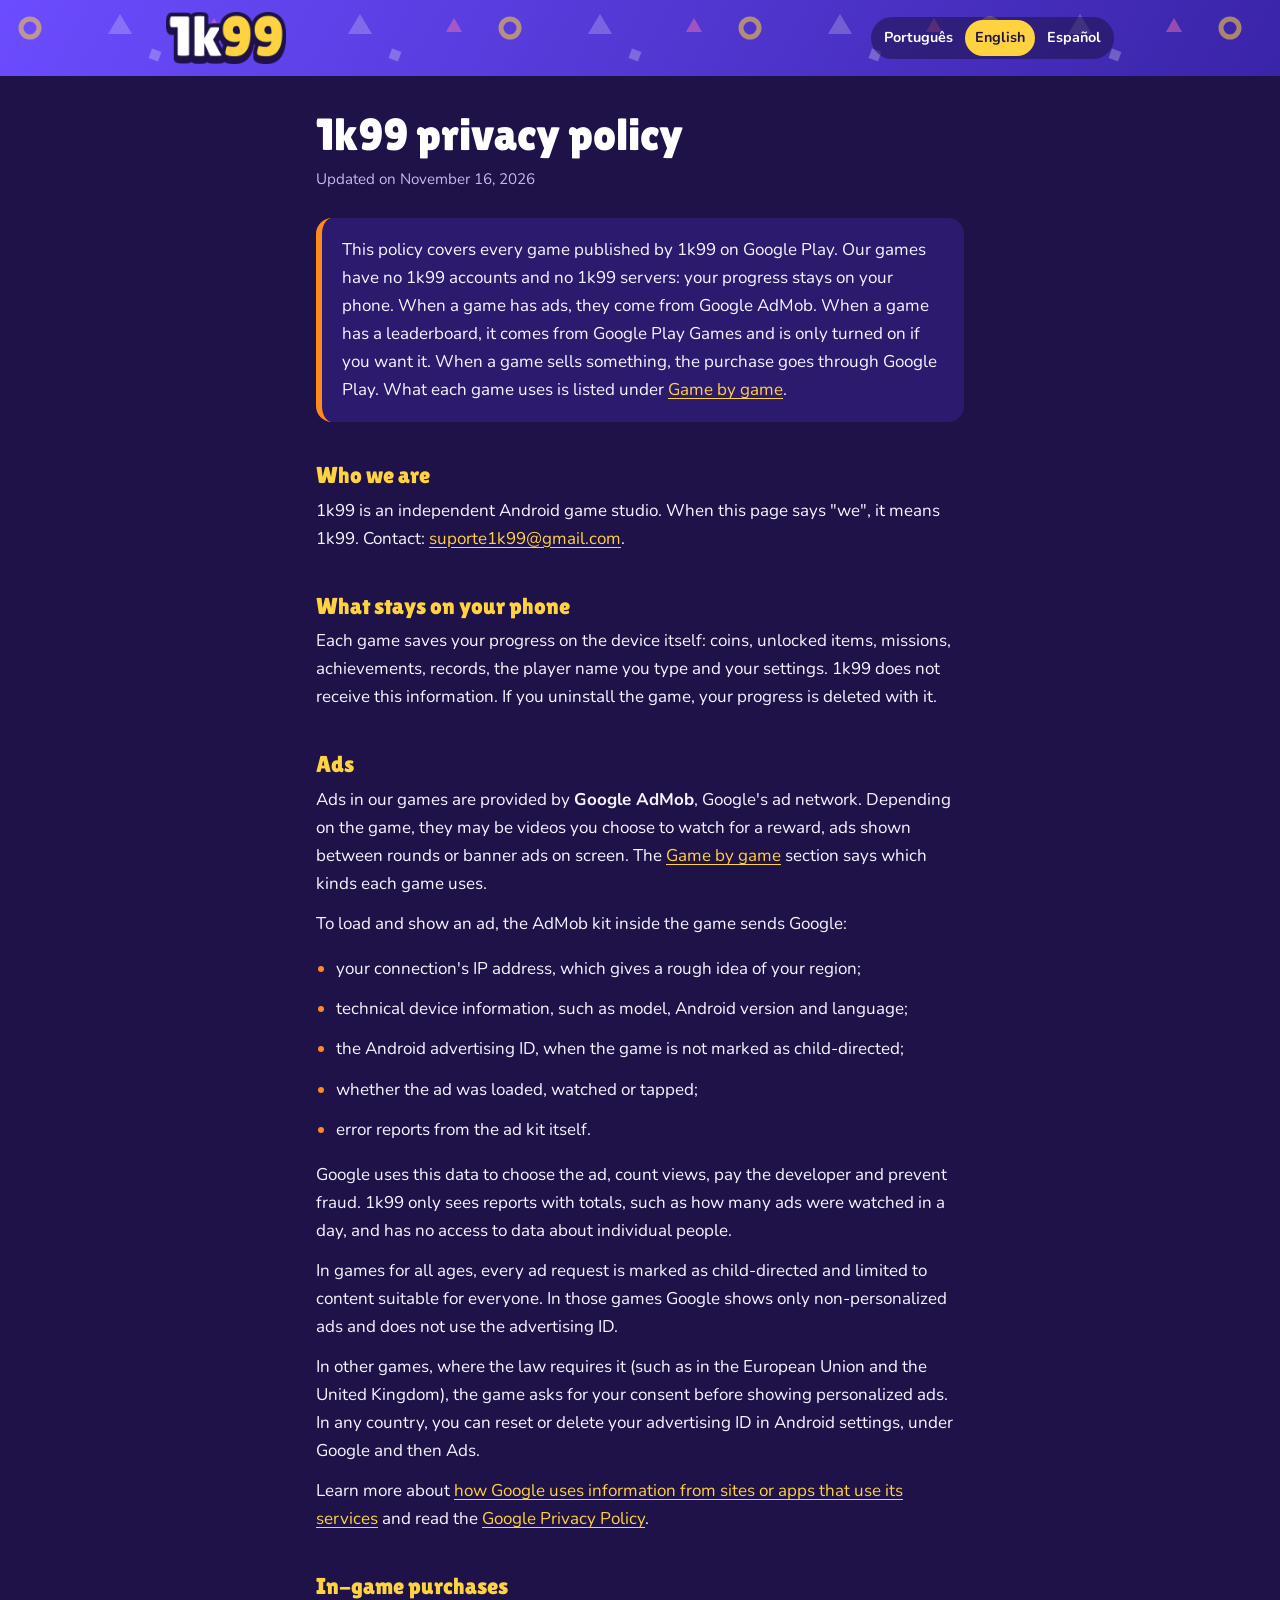
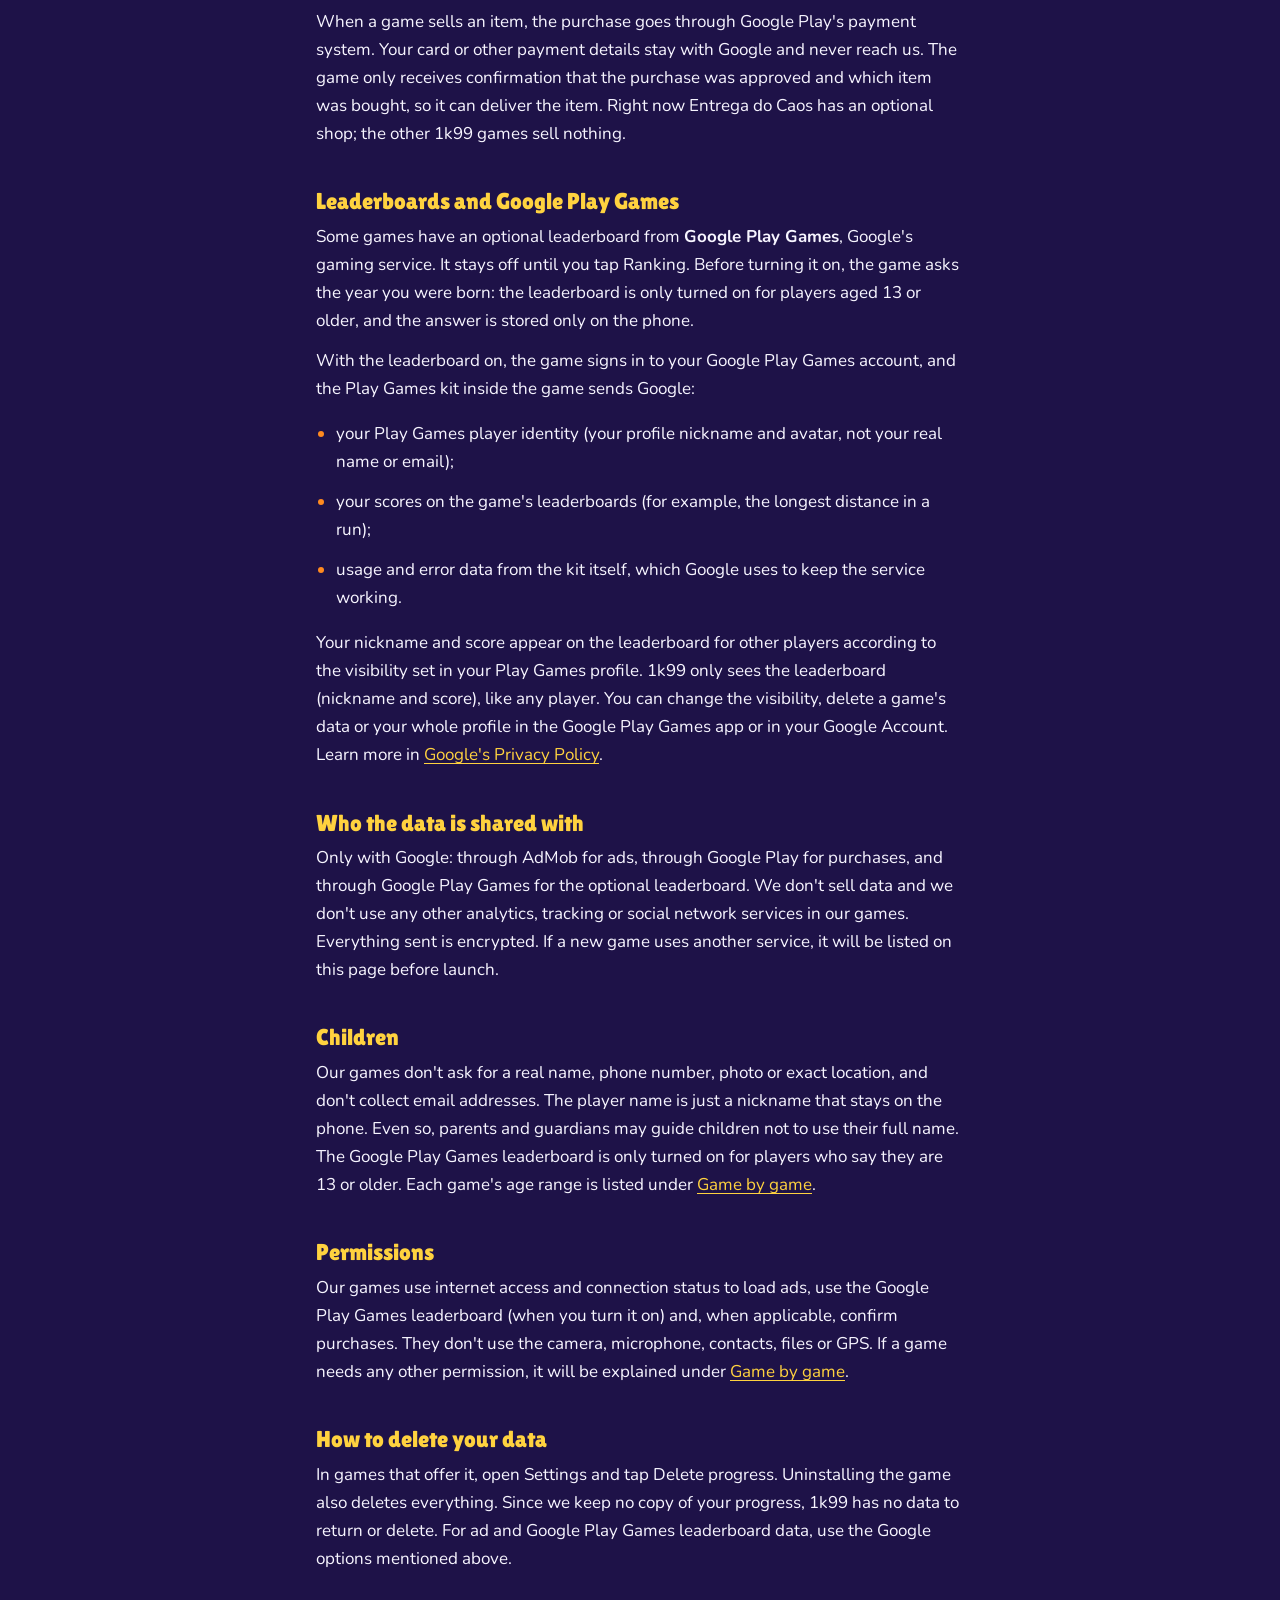
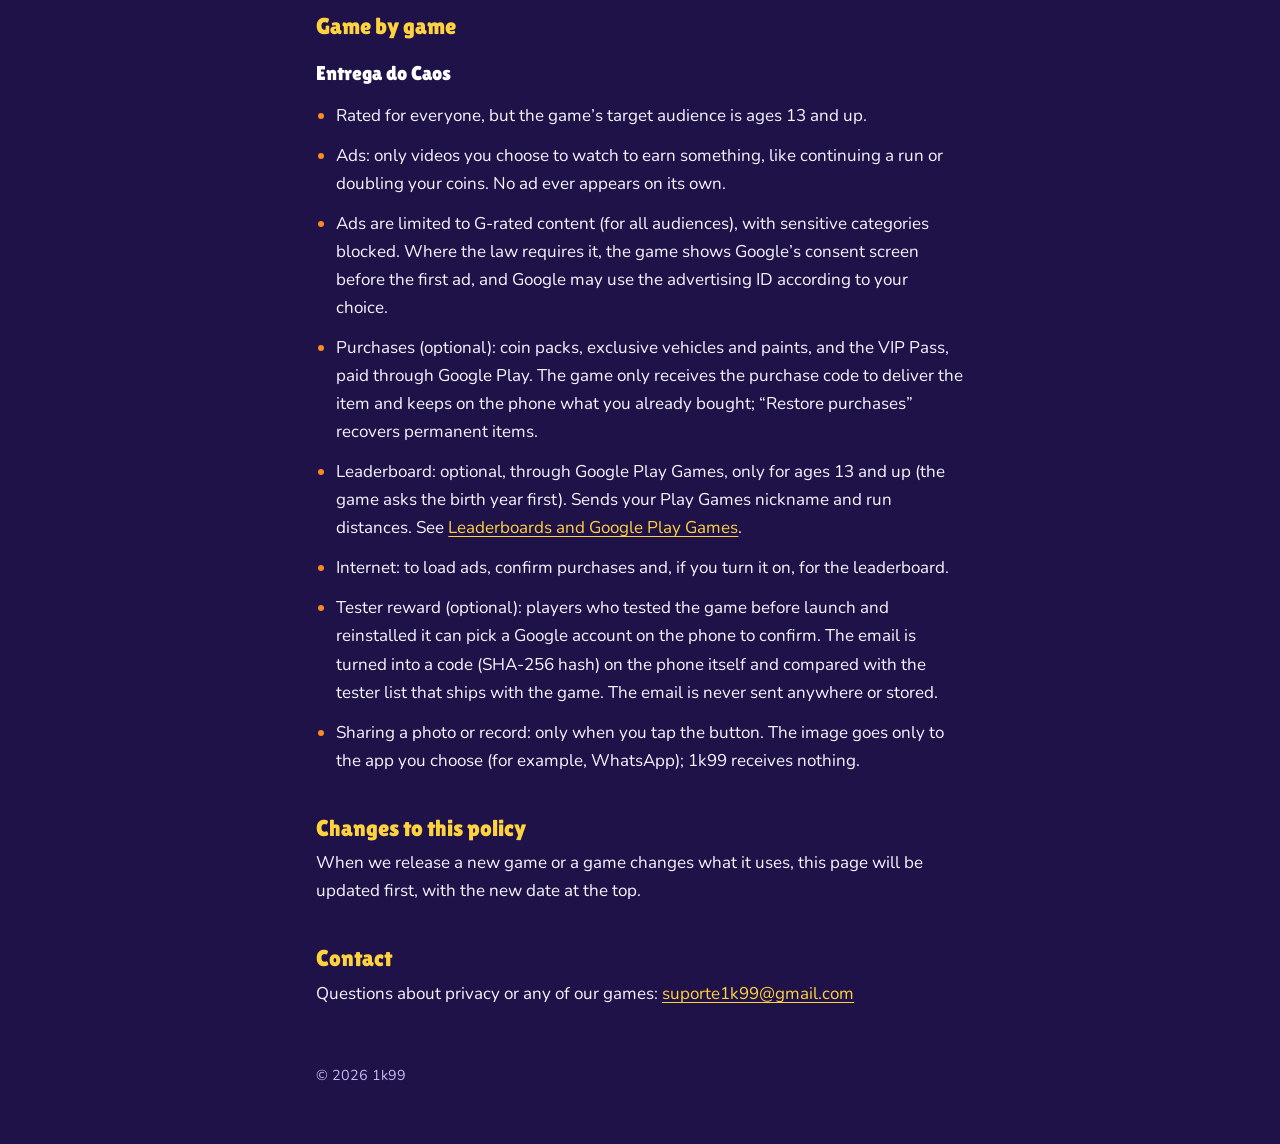
<file: en/privacy/index.html>
<!doctype html>
<html lang="en">
<head>
<meta charset="utf-8">
<meta name="viewport" content="width=device-width, initial-scale=1">
<title>Privacy policy | 1k99</title>
<meta name="description" content="How 1k99 games handle your data.">
<link rel="alternate" hreflang="pt-BR" href="https://danandxxy-ship-it.github.io/privacidade/">
<link rel="alternate" hreflang="en" href="https://danandxxy-ship-it.github.io/en/privacy/">
<link rel="alternate" hreflang="es" href="https://danandxxy-ship-it.github.io/es/privacidad/">
<link rel="alternate" hreflang="x-default" href="https://danandxxy-ship-it.github.io/privacidade/">
<link rel="icon" href="../../favicon.png">
<link rel="apple-touch-icon" href="../../apple-touch-icon.png">
<link rel="preconnect" href="https://fonts.googleapis.com">
<link rel="preconnect" href="https://fonts.gstatic.com" crossorigin>
<link href="https://fonts.googleapis.com/css2?family=Nunito:wght@400;700&display=swap" rel="stylesheet">
<link rel="stylesheet" href="../../style.css?v=15e47aca">
</head>
<body>
<header class="topo">
  <div class="topo-dentro">
    <a class="marca" href="../../en/"><img src="../../img/logo-1k99.png?v=49485c24" width="120" height="52" alt="1k99"></a>
    <nav class="idiomas" aria-label="Language"><a href="../../privacidade/" lang="pt-BR" data-lang="pt">Português</a><a href="../../en/privacy/" lang="en" data-lang="en" aria-current="true">English</a><a href="../../es/privacidad/" lang="es" data-lang="es">Español</a></nav>
  </div>
</header>
<main class="politica">
  <h1>1k99 privacy policy</h1>
  <p class="data">Updated on November 16, 2026</p>
  <div class="resumo"><p>This policy covers every game published by 1k99 on Google Play. Our games have no 1k99 accounts and no 1k99 servers: your progress stays on your phone. When a game has ads, they come from Google AdMob. When a game has a leaderboard, it comes from Google Play Games and is only turned on if you want it. When a game sells something, the purchase goes through Google Play. What each game uses is listed under <a href="#games">Game by game</a>.</p></div>
  <h2>Who we are</h2>
  <p>1k99 is an independent Android game studio. When this page says "we", it means 1k99. Contact: <a href="mailto:suporte1k99@gmail.com?subject=Privacidade">suporte1k99@gmail.com</a>.</p>
  <h2>What stays on your phone</h2>
  <p>Each game saves your progress on the device itself: coins, unlocked items, missions, achievements, records, the player name you type and your settings. 1k99 does not receive this information. If you uninstall the game, your progress is deleted with it.</p>
  <h2>Ads</h2>
  <p>Ads in our games are provided by <strong>Google AdMob</strong>, Google's ad network. Depending on the game, they may be videos you choose to watch for a reward, ads shown between rounds or banner ads on screen. The <a href="#games">Game by game</a> section says which kinds each game uses.</p>
  <p>To load and show an ad, the AdMob kit inside the game sends Google:</p>
  <ul>
    <li>your connection's IP address, which gives a rough idea of your region;</li>
    <li>technical device information, such as model, Android version and language;</li>
    <li>the Android advertising ID, when the game is not marked as child-directed;</li>
    <li>whether the ad was loaded, watched or tapped;</li>
    <li>error reports from the ad kit itself.</li>
  </ul>
  <p>Google uses this data to choose the ad, count views, pay the developer and prevent fraud. 1k99 only sees reports with totals, such as how many ads were watched in a day, and has no access to data about individual people.</p>
  <p>In games for all ages, every ad request is marked as child-directed and limited to content suitable for everyone. In those games Google shows only non-personalized ads and does not use the advertising ID.</p>
  <p>In other games, where the law requires it (such as in the European Union and the United Kingdom), the game asks for your consent before showing personalized ads. In any country, you can reset or delete your advertising ID in Android settings, under Google and then Ads.</p>
  <p>Learn more about <a href="https://policies.google.com/technologies/partner-sites?hl=en">how Google uses information from sites or apps that use its services</a> and read the <a href="https://policies.google.com/privacy?hl=en">Google Privacy Policy</a>.</p>
  <h2>In-game purchases</h2>
  <p>When a game sells an item, the purchase goes through Google Play's payment system. Your card or other payment details stay with Google and never reach us. The game only receives confirmation that the purchase was approved and which item was bought, so it can deliver the item. Right now Entrega do Caos has an optional shop; the other 1k99 games sell nothing.</p>
  <h2 id="leaderboard">Leaderboards and Google Play Games</h2>
  <p>Some games have an optional leaderboard from <strong>Google Play Games</strong>, Google's gaming service. It stays off until you tap Ranking. Before turning it on, the game asks the year you were born: the leaderboard is only turned on for players aged 13 or older, and the answer is stored only on the phone.</p>
  <p>With the leaderboard on, the game signs in to your Google Play Games account, and the Play Games kit inside the game sends Google:</p>
  <ul>
    <li>your Play Games player identity (your profile nickname and avatar, not your real name or email);</li>
    <li>your scores on the game's leaderboards (for example, the longest distance in a run);</li>
    <li>usage and error data from the kit itself, which Google uses to keep the service working.</li>
  </ul>
  <p>Your nickname and score appear on the leaderboard for other players according to the visibility set in your Play Games profile. 1k99 only sees the leaderboard (nickname and score), like any player. You can change the visibility, delete a game's data or your whole profile in the Google Play Games app or in your Google Account. Learn more in <a href="https://policies.google.com/privacy?hl=en">Google's Privacy Policy</a>.</p>
  <h2>Who the data is shared with</h2>
  <p>Only with Google: through AdMob for ads, through Google Play for purchases, and through Google Play Games for the optional leaderboard. We don't sell data and we don't use any other analytics, tracking or social network services in our games. Everything sent is encrypted. If a new game uses another service, it will be listed on this page before launch.</p>
  <h2>Children</h2>
  <p>Our games don't ask for a real name, phone number, photo or exact location, and don't collect email addresses. The player name is just a nickname that stays on the phone. Even so, parents and guardians may guide children not to use their full name. The Google Play Games leaderboard is only turned on for players who say they are 13 or older. Each game's age range is listed under <a href="#games">Game by game</a>.</p>
  <h2>Permissions</h2>
  <p>Our games use internet access and connection status to load ads, use the Google Play Games leaderboard (when you turn it on) and, when applicable, confirm purchases. They don't use the camera, microphone, contacts, files or GPS. If a game needs any other permission, it will be explained under <a href="#games">Game by game</a>.</p>
  <h2>How to delete your data</h2>
  <p>In games that offer it, open Settings and tap Delete progress. Uninstalling the game also deletes everything. Since we keep no copy of your progress, 1k99 has no data to return or delete. For ad and Google Play Games leaderboard data, use the Google options mentioned above.</p>
  <h2 id="games">Game by game</h2>
    <h3 id="entrega-do-caos">Entrega do Caos</h3>
  <ul>
    <li>Rated for everyone, but the game’s target audience is ages 13 and up.</li>
    <li>Ads: only videos you choose to watch to earn something, like continuing a run or doubling your coins. No ad ever appears on its own.</li>
    <li>Ads are limited to G-rated content (for all audiences), with sensitive categories blocked. Where the law requires it, the game shows Google’s consent screen before the first ad, and Google may use the advertising ID according to your choice.</li>
    <li>Purchases (optional): coin packs, exclusive vehicles and paints, and the VIP Pass, paid through Google Play. The game only receives the purchase code to deliver the item and keeps on the phone what you already bought; “Restore purchases” recovers permanent items.</li>
    <li>Leaderboard: optional, through Google Play Games, only for ages 13 and up (the game asks the birth year first). Sends your Play Games nickname and run distances. See <a href="#leaderboard">Leaderboards and Google Play Games</a>.</li>
    <li>Internet: to load ads, confirm purchases and, if you turn it on, for the leaderboard.</li>
    <li>Tester reward (optional): players who tested the game before launch and reinstalled it can pick a Google account on the phone to confirm. The email is turned into a code (SHA-256 hash) on the phone itself and compared with the tester list that ships with the game. The email is never sent anywhere or stored.</li>
    <li>Sharing a photo or record: only when you tap the button. The image goes only to the app you choose (for example, WhatsApp); 1k99 receives nothing.</li>
  </ul>
  <h2>Changes to this policy</h2>
  <p>When we release a new game or a game changes what it uses, this page will be updated first, with the new date at the top.</p>
  <h2>Contact</h2>
  <p>Questions about privacy or any of our games: <a href="mailto:suporte1k99@gmail.com?subject=Privacidade">suporte1k99@gmail.com</a></p>

  <footer>© 2026 1k99</footer>
</main>
<script>
// lembra o idioma escolhido; na primeira visita à página inicial em português,
// leva quem usa o celular em inglês ou espanhol para a versão no idioma dele
(function () {
  var links = document.querySelectorAll('.idiomas a');
  for (var i = 0; i < links.length; i++) {
    links[i].addEventListener('click', function () {
      try { localStorage.setItem('lang', this.getAttribute('data-lang')); } catch (e) {}
    });
  }
  if (!document.body.hasAttribute('data-auto')) return;
  var saved = null;
  try { saved = localStorage.getItem('lang'); } catch (e) {}
  var nav = (navigator.language || 'pt').slice(0, 2).toLowerCase();
  var want = saved || (nav === 'pt' ? 'pt' : (nav === 'es' ? 'es' : 'en'));
  if (want !== 'pt') location.replace(want + '/');
})();
</script>
</body>
</html>
</file>
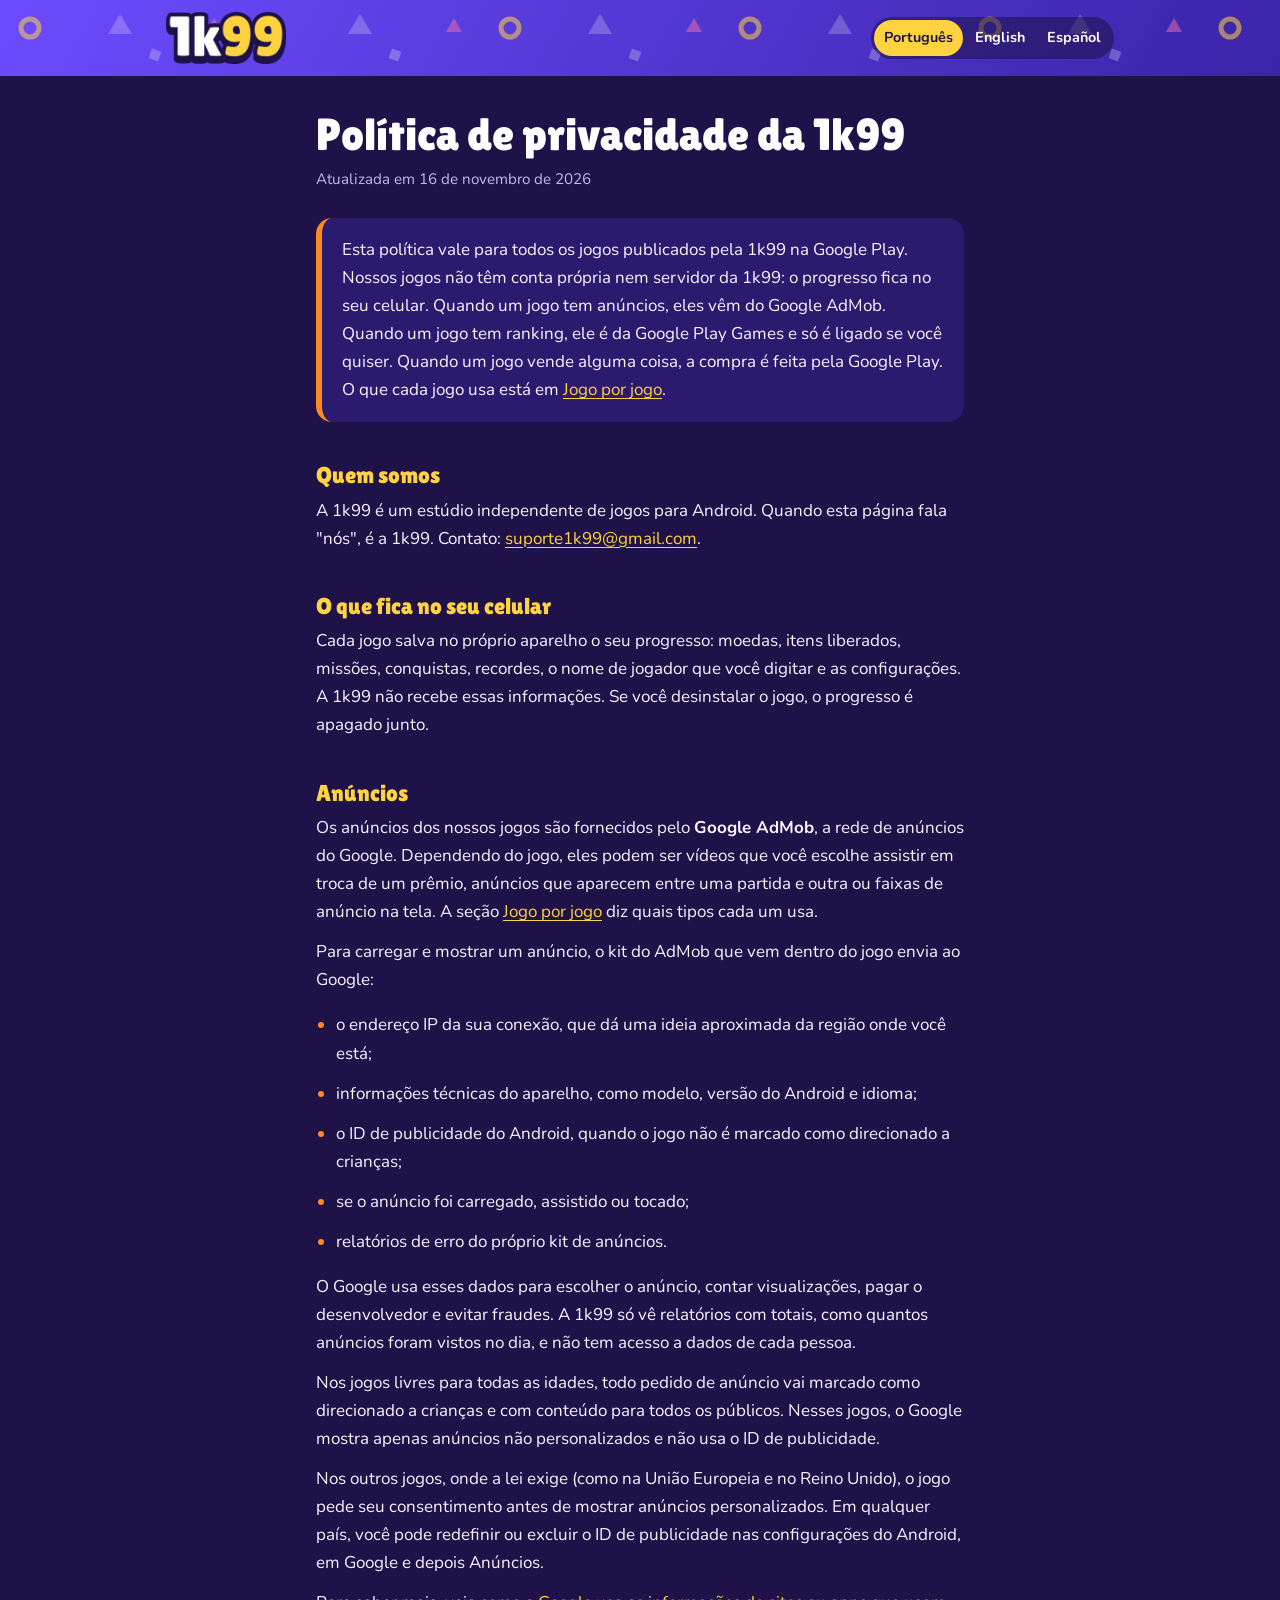
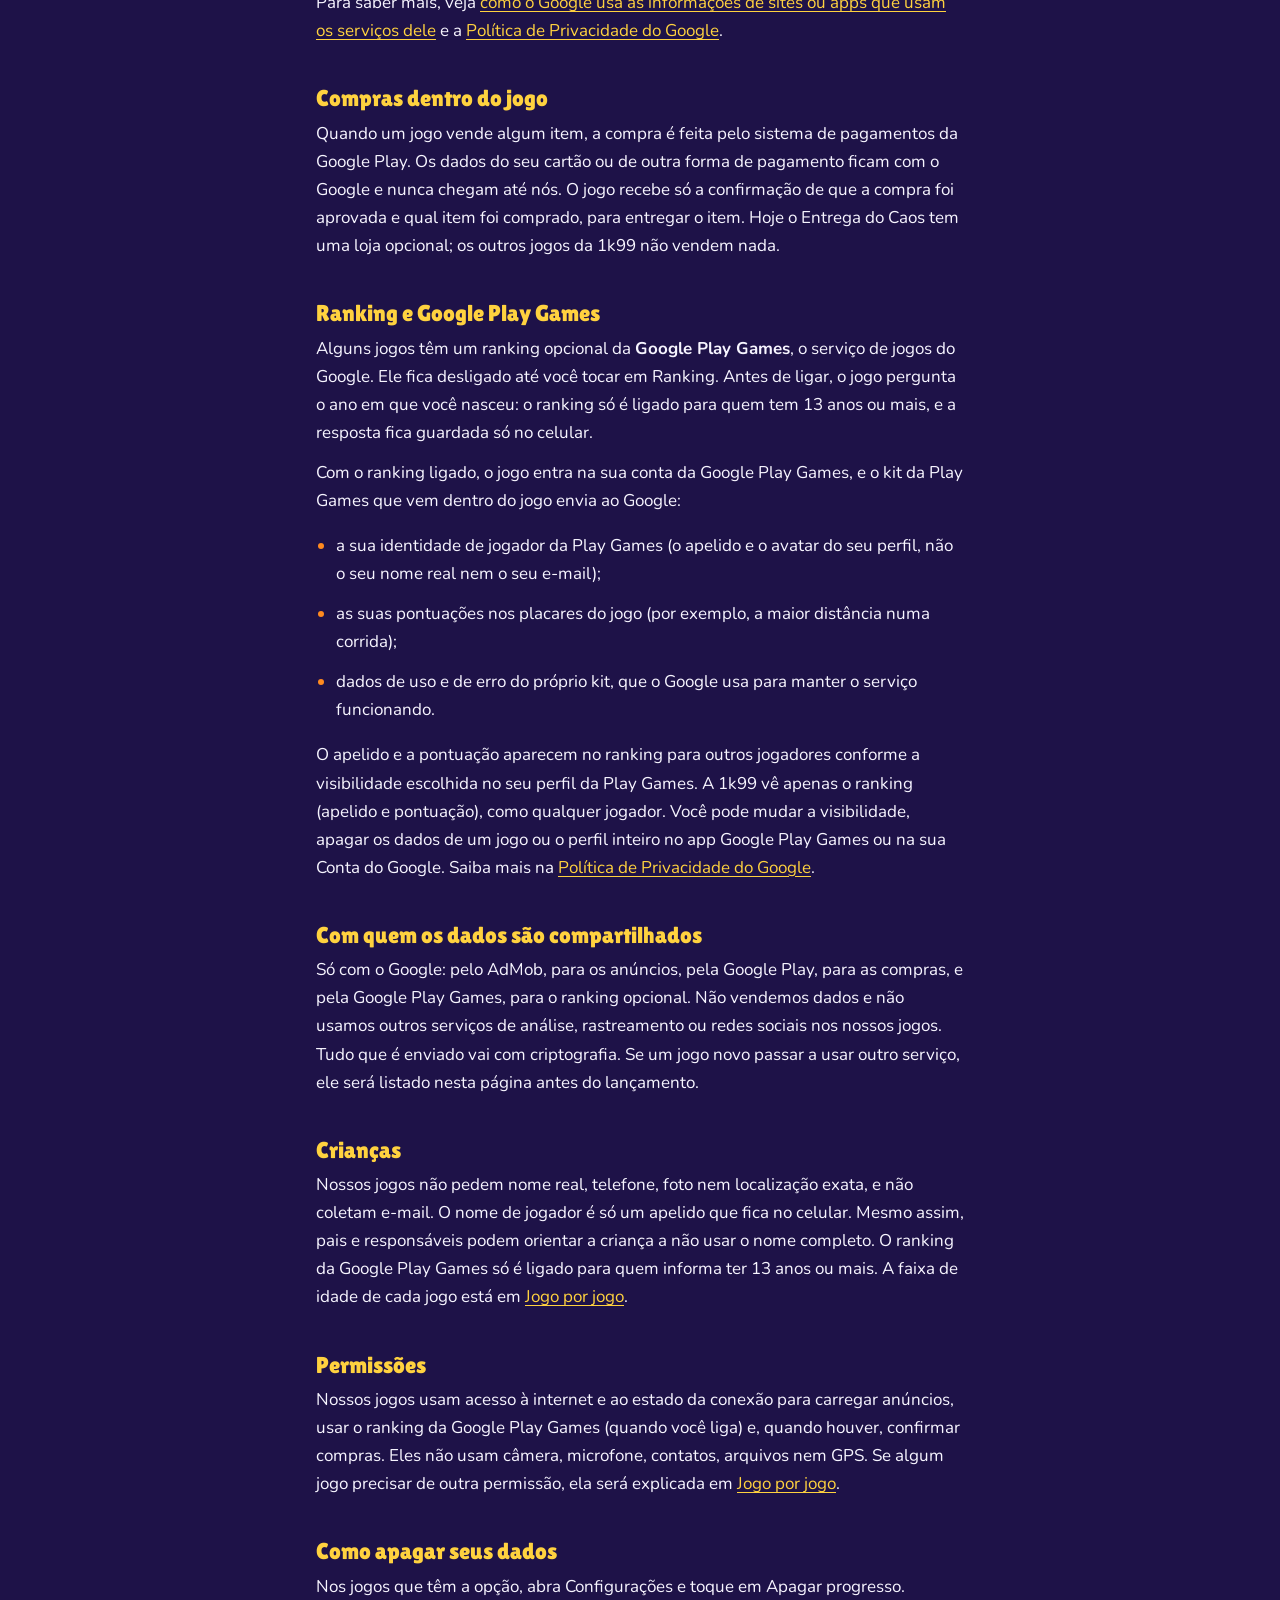
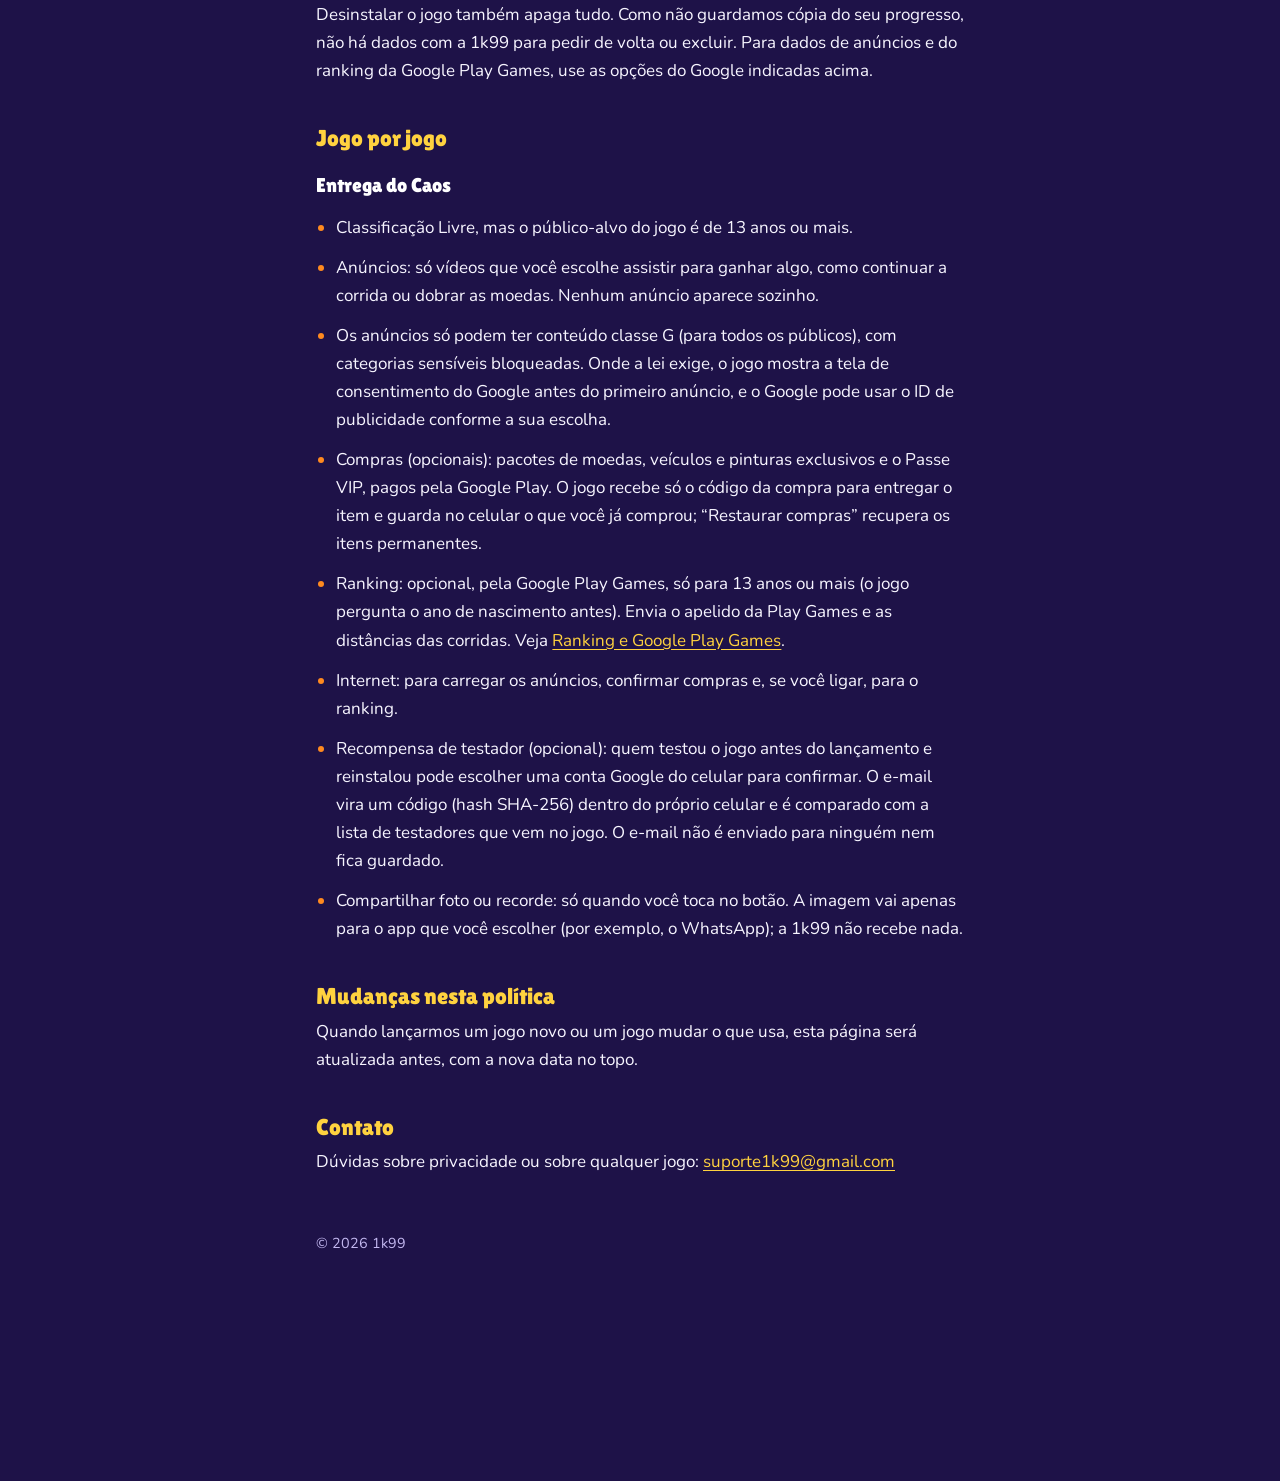
<file: entrega-do-caos/privacidade/index.html>
<!doctype html>
<html lang="pt-BR">
<head>
<meta charset="utf-8">
<meta name="viewport" content="width=device-width, initial-scale=1">
<title>Política de privacidade | Entrega do Caos</title>
<link rel="canonical" href="../../privacidade/#entrega-do-caos">
<meta http-equiv="refresh" content="0; url=../../privacidade/#entrega-do-caos">
<link rel="stylesheet" href="../../style.css?v=2">
</head>
<body>
<main class="politica">
  <p>A política de privacidade do Entrega do Caos agora faz parte da <a href="../../privacidade/#entrega-do-caos">política de privacidade da 1k99</a>.</p>
</main>
</body>
</html>
</file>
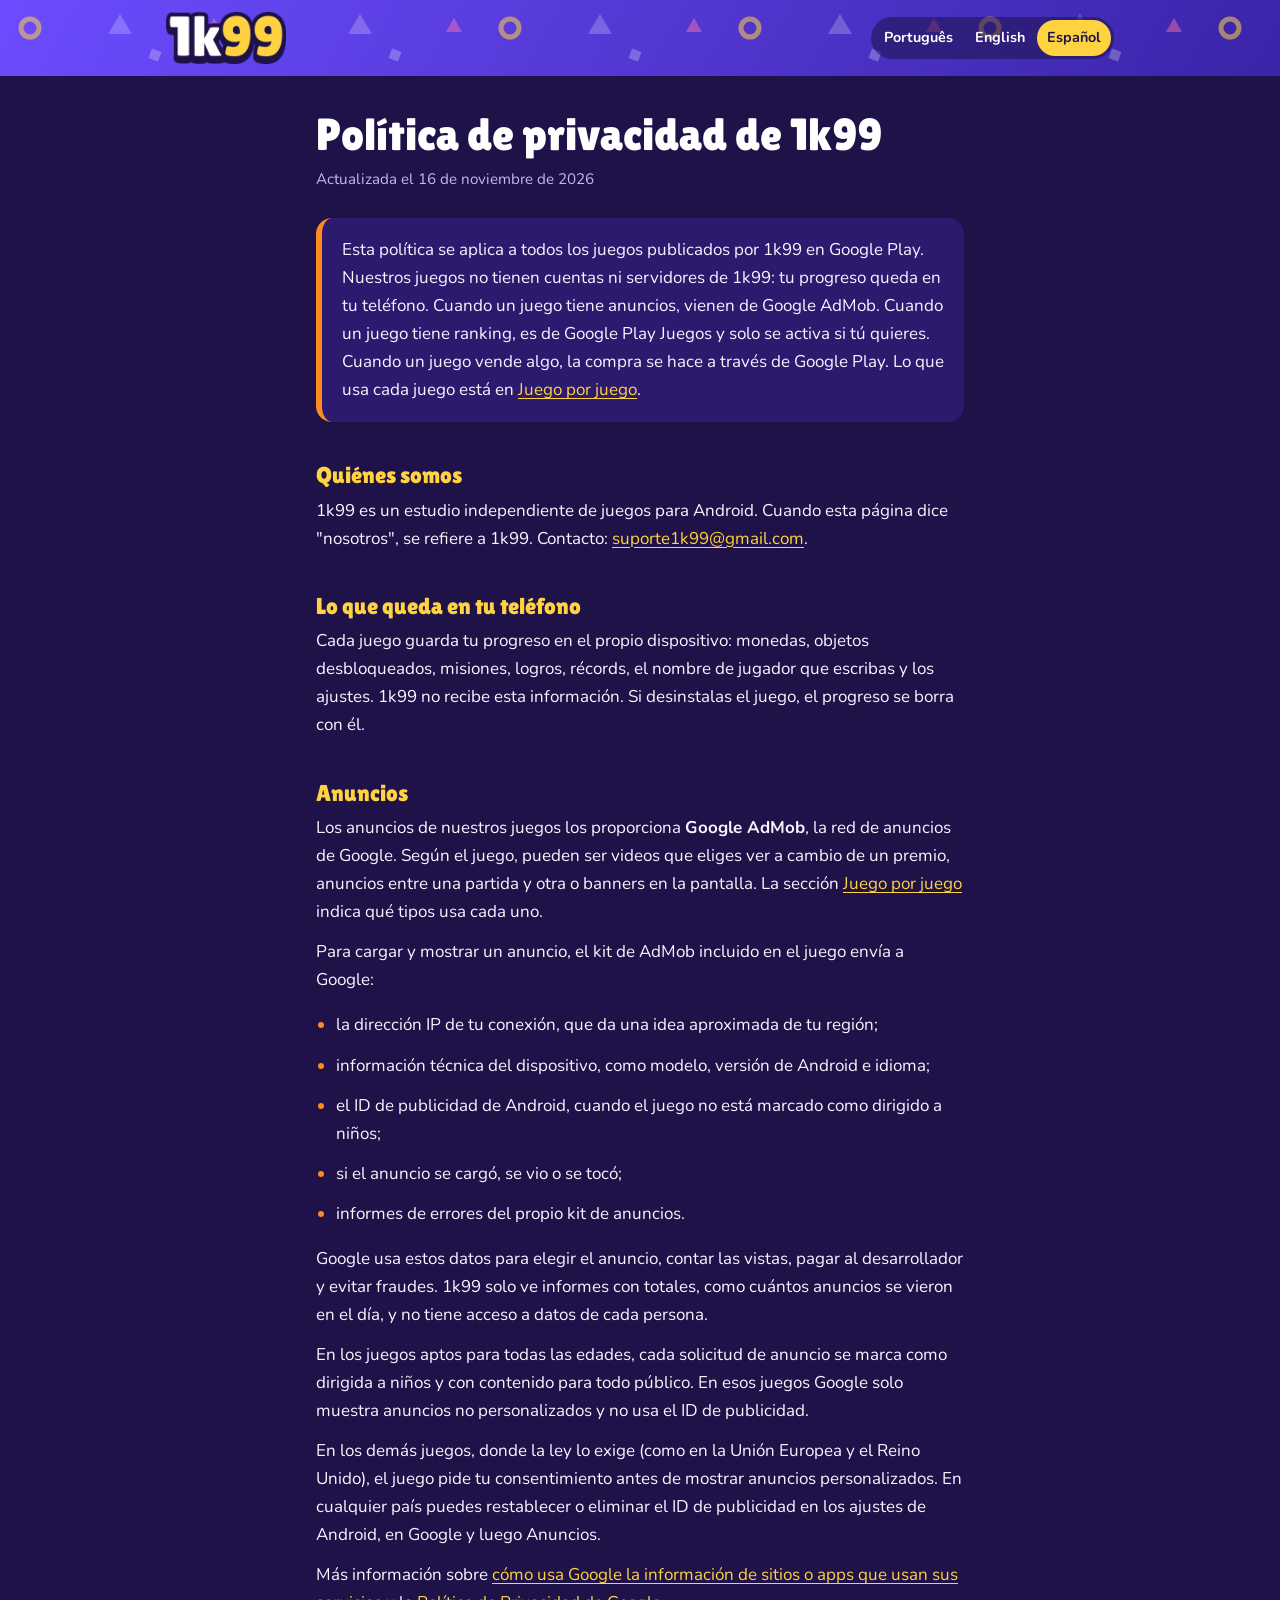
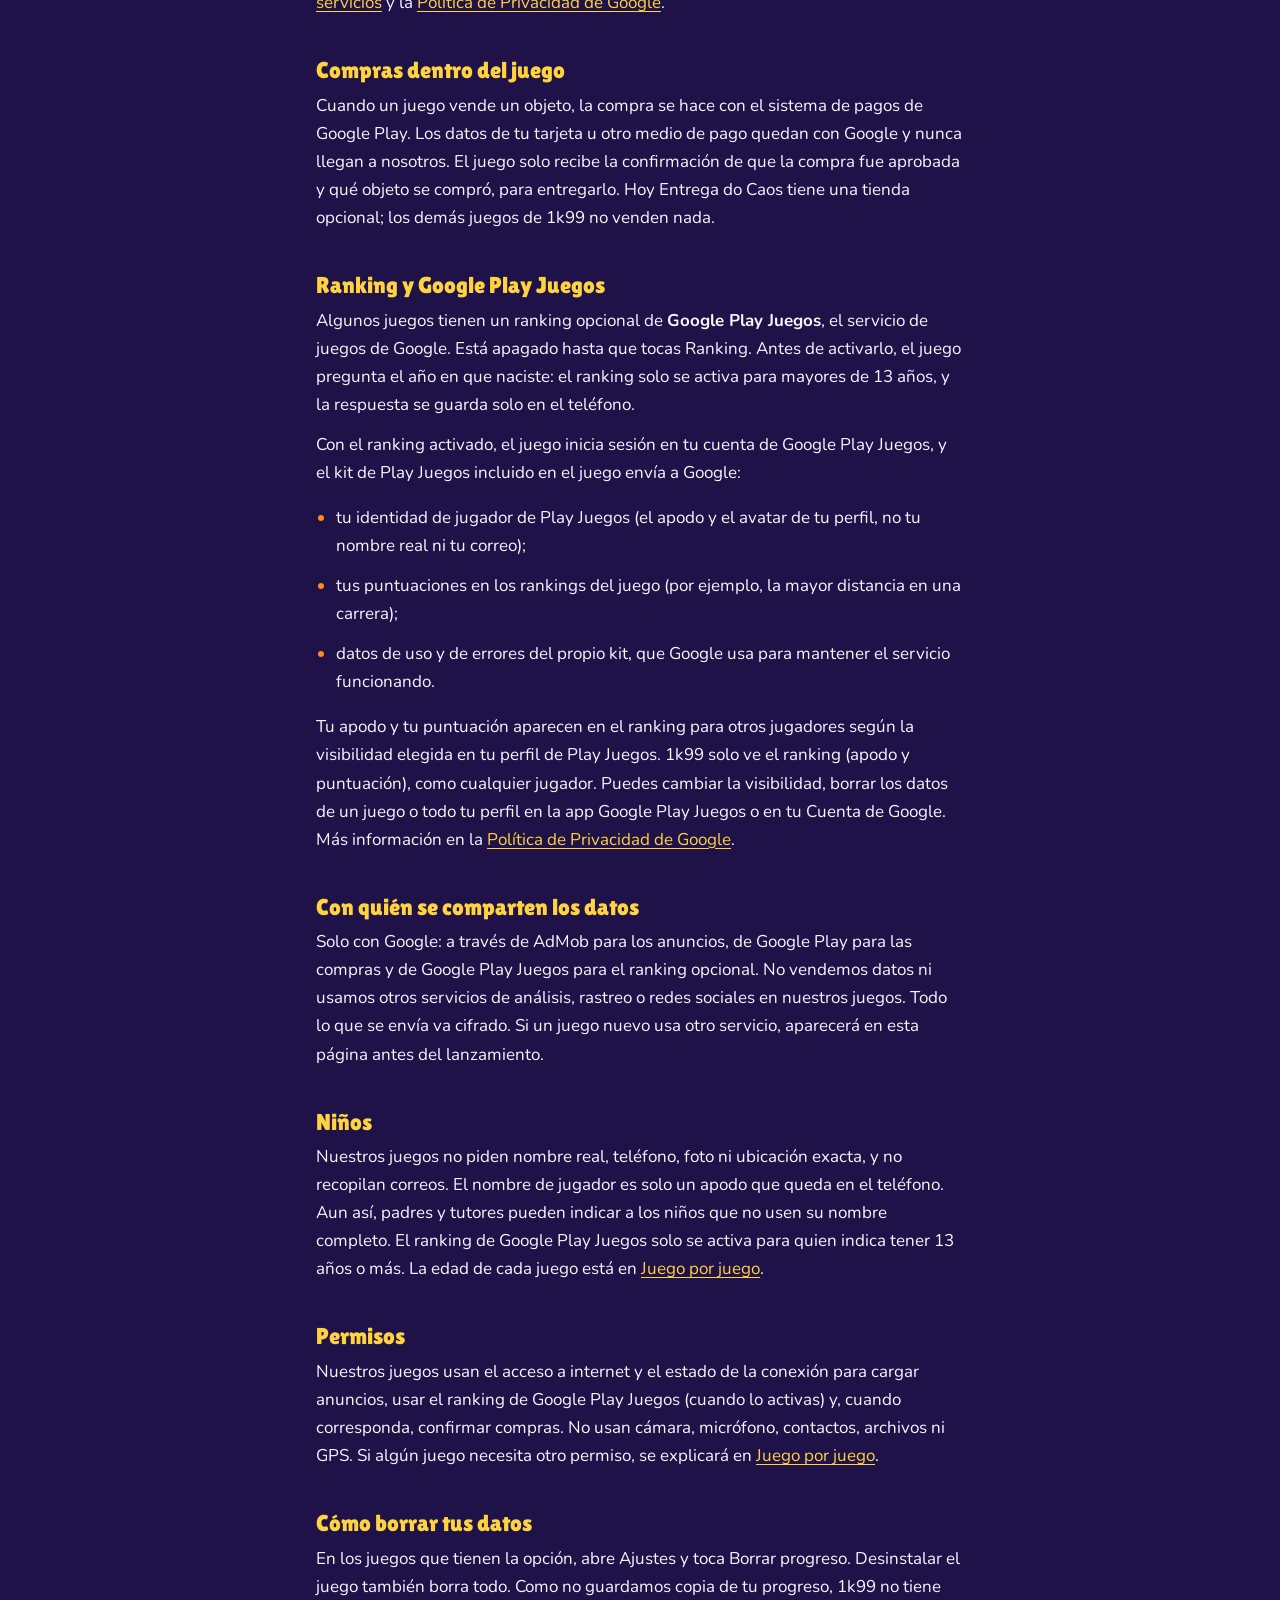
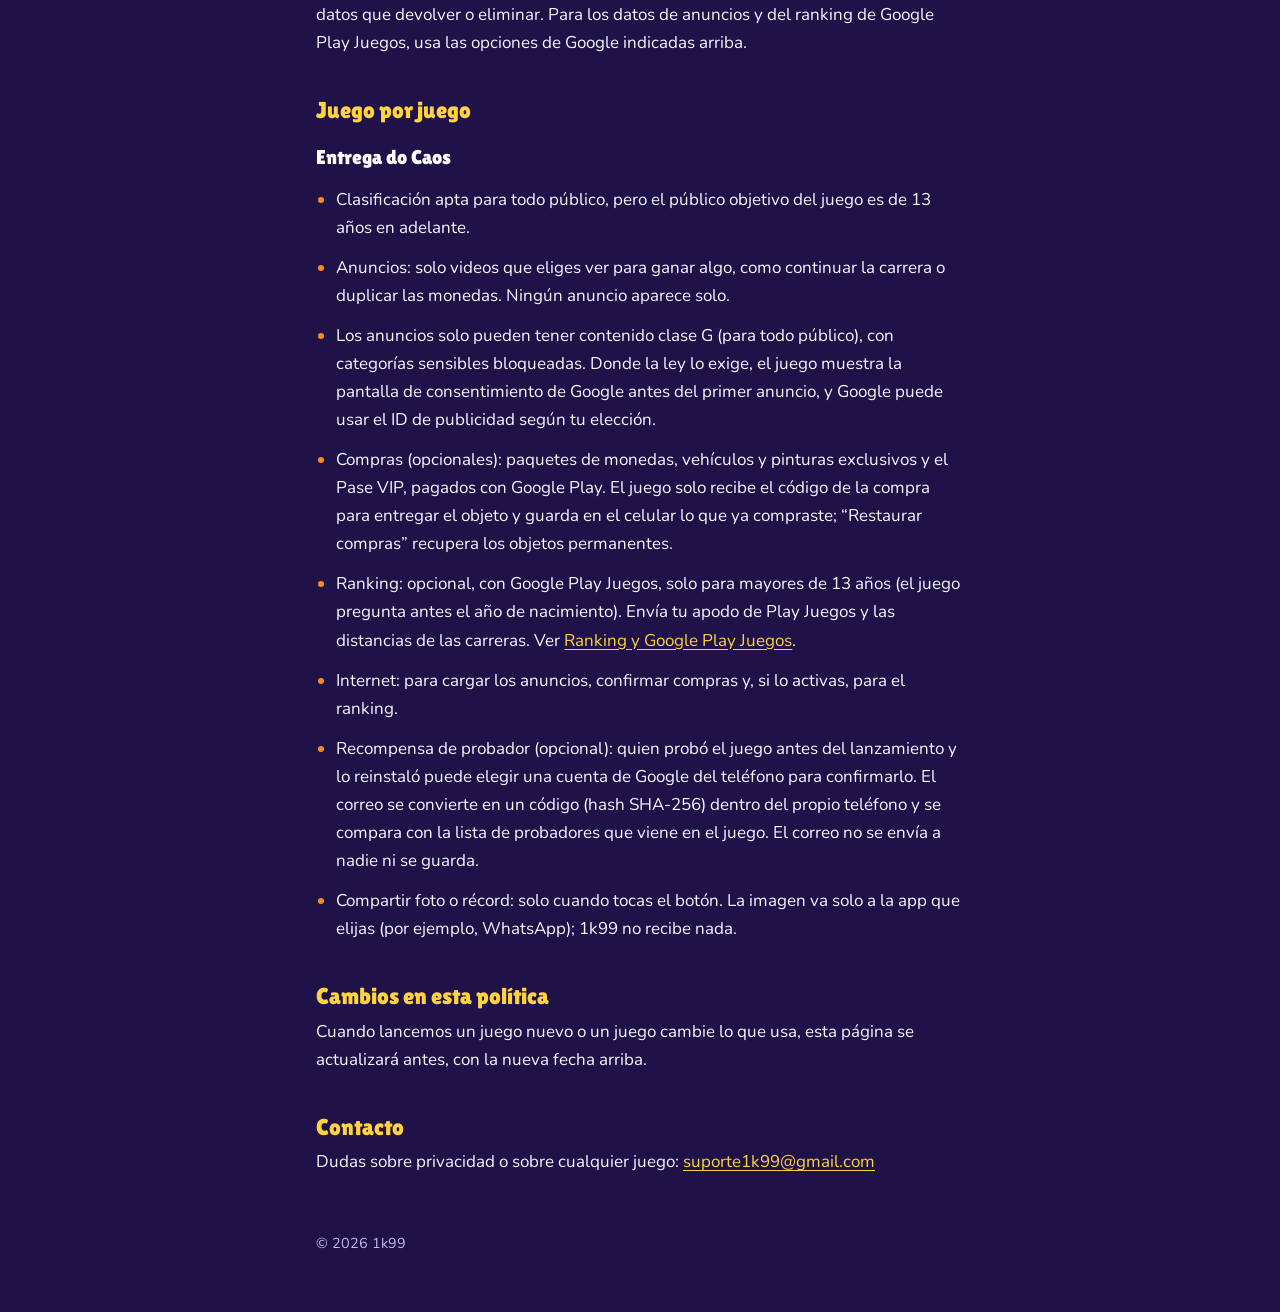
<file: es/privacidad/index.html>
<!doctype html>
<html lang="es">
<head>
<meta charset="utf-8">
<meta name="viewport" content="width=device-width, initial-scale=1">
<title>Política de privacidad | 1k99</title>
<meta name="description" content="Cómo tratan tus datos los juegos de 1k99.">
<link rel="alternate" hreflang="pt-BR" href="https://danandxxy-ship-it.github.io/privacidade/">
<link rel="alternate" hreflang="en" href="https://danandxxy-ship-it.github.io/en/privacy/">
<link rel="alternate" hreflang="es" href="https://danandxxy-ship-it.github.io/es/privacidad/">
<link rel="alternate" hreflang="x-default" href="https://danandxxy-ship-it.github.io/privacidade/">
<link rel="icon" href="../../favicon.png">
<link rel="apple-touch-icon" href="../../apple-touch-icon.png">
<link rel="preconnect" href="https://fonts.googleapis.com">
<link rel="preconnect" href="https://fonts.gstatic.com" crossorigin>
<link href="https://fonts.googleapis.com/css2?family=Nunito:wght@400;700&display=swap" rel="stylesheet">
<link rel="stylesheet" href="../../style.css?v=15e47aca">
</head>
<body>
<header class="topo">
  <div class="topo-dentro">
    <a class="marca" href="../../es/"><img src="../../img/logo-1k99.png?v=49485c24" width="120" height="52" alt="1k99"></a>
    <nav class="idiomas" aria-label="Idioma"><a href="../../privacidade/" lang="pt-BR" data-lang="pt">Português</a><a href="../../en/privacy/" lang="en" data-lang="en">English</a><a href="../../es/privacidad/" lang="es" data-lang="es" aria-current="true">Español</a></nav>
  </div>
</header>
<main class="politica">
  <h1>Política de privacidad de 1k99</h1>
  <p class="data">Actualizada el 16 de noviembre de 2026</p>
  <div class="resumo"><p>Esta política se aplica a todos los juegos publicados por 1k99 en Google Play. Nuestros juegos no tienen cuentas ni servidores de 1k99: tu progreso queda en tu teléfono. Cuando un juego tiene anuncios, vienen de Google AdMob. Cuando un juego tiene ranking, es de Google Play Juegos y solo se activa si tú quieres. Cuando un juego vende algo, la compra se hace a través de Google Play. Lo que usa cada juego está en <a href="#juegos">Juego por juego</a>.</p></div>
  <h2>Quiénes somos</h2>
  <p>1k99 es un estudio independiente de juegos para Android. Cuando esta página dice "nosotros", se refiere a 1k99. Contacto: <a href="mailto:suporte1k99@gmail.com?subject=Privacidade">suporte1k99@gmail.com</a>.</p>
  <h2>Lo que queda en tu teléfono</h2>
  <p>Cada juego guarda tu progreso en el propio dispositivo: monedas, objetos desbloqueados, misiones, logros, récords, el nombre de jugador que escribas y los ajustes. 1k99 no recibe esta información. Si desinstalas el juego, el progreso se borra con él.</p>
  <h2>Anuncios</h2>
  <p>Los anuncios de nuestros juegos los proporciona <strong>Google AdMob</strong>, la red de anuncios de Google. Según el juego, pueden ser videos que eliges ver a cambio de un premio, anuncios entre una partida y otra o banners en la pantalla. La sección <a href="#juegos">Juego por juego</a> indica qué tipos usa cada uno.</p>
  <p>Para cargar y mostrar un anuncio, el kit de AdMob incluido en el juego envía a Google:</p>
  <ul>
    <li>la dirección IP de tu conexión, que da una idea aproximada de tu región;</li>
    <li>información técnica del dispositivo, como modelo, versión de Android e idioma;</li>
    <li>el ID de publicidad de Android, cuando el juego no está marcado como dirigido a niños;</li>
    <li>si el anuncio se cargó, se vio o se tocó;</li>
    <li>informes de errores del propio kit de anuncios.</li>
  </ul>
  <p>Google usa estos datos para elegir el anuncio, contar las vistas, pagar al desarrollador y evitar fraudes. 1k99 solo ve informes con totales, como cuántos anuncios se vieron en el día, y no tiene acceso a datos de cada persona.</p>
  <p>En los juegos aptos para todas las edades, cada solicitud de anuncio se marca como dirigida a niños y con contenido para todo público. En esos juegos Google solo muestra anuncios no personalizados y no usa el ID de publicidad.</p>
  <p>En los demás juegos, donde la ley lo exige (como en la Unión Europea y el Reino Unido), el juego pide tu consentimiento antes de mostrar anuncios personalizados. En cualquier país puedes restablecer o eliminar el ID de publicidad en los ajustes de Android, en Google y luego Anuncios.</p>
  <p>Más información sobre <a href="https://policies.google.com/technologies/partner-sites?hl=es">cómo usa Google la información de sitios o apps que usan sus servicios</a> y la <a href="https://policies.google.com/privacy?hl=es">Política de Privacidad de Google</a>.</p>
  <h2>Compras dentro del juego</h2>
  <p>Cuando un juego vende un objeto, la compra se hace con el sistema de pagos de Google Play. Los datos de tu tarjeta u otro medio de pago quedan con Google y nunca llegan a nosotros. El juego solo recibe la confirmación de que la compra fue aprobada y qué objeto se compró, para entregarlo. Hoy Entrega do Caos tiene una tienda opcional; los demás juegos de 1k99 no venden nada.</p>
  <h2 id="ranking">Ranking y Google Play Juegos</h2>
  <p>Algunos juegos tienen un ranking opcional de <strong>Google Play Juegos</strong>, el servicio de juegos de Google. Está apagado hasta que tocas Ranking. Antes de activarlo, el juego pregunta el año en que naciste: el ranking solo se activa para mayores de 13 años, y la respuesta se guarda solo en el teléfono.</p>
  <p>Con el ranking activado, el juego inicia sesión en tu cuenta de Google Play Juegos, y el kit de Play Juegos incluido en el juego envía a Google:</p>
  <ul>
    <li>tu identidad de jugador de Play Juegos (el apodo y el avatar de tu perfil, no tu nombre real ni tu correo);</li>
    <li>tus puntuaciones en los rankings del juego (por ejemplo, la mayor distancia en una carrera);</li>
    <li>datos de uso y de errores del propio kit, que Google usa para mantener el servicio funcionando.</li>
  </ul>
  <p>Tu apodo y tu puntuación aparecen en el ranking para otros jugadores según la visibilidad elegida en tu perfil de Play Juegos. 1k99 solo ve el ranking (apodo y puntuación), como cualquier jugador. Puedes cambiar la visibilidad, borrar los datos de un juego o todo tu perfil en la app Google Play Juegos o en tu Cuenta de Google. Más información en la <a href="https://policies.google.com/privacy?hl=es">Política de Privacidad de Google</a>.</p>
  <h2>Con quién se comparten los datos</h2>
  <p>Solo con Google: a través de AdMob para los anuncios, de Google Play para las compras y de Google Play Juegos para el ranking opcional. No vendemos datos ni usamos otros servicios de análisis, rastreo o redes sociales en nuestros juegos. Todo lo que se envía va cifrado. Si un juego nuevo usa otro servicio, aparecerá en esta página antes del lanzamiento.</p>
  <h2>Niños</h2>
  <p>Nuestros juegos no piden nombre real, teléfono, foto ni ubicación exacta, y no recopilan correos. El nombre de jugador es solo un apodo que queda en el teléfono. Aun así, padres y tutores pueden indicar a los niños que no usen su nombre completo. El ranking de Google Play Juegos solo se activa para quien indica tener 13 años o más. La edad de cada juego está en <a href="#juegos">Juego por juego</a>.</p>
  <h2>Permisos</h2>
  <p>Nuestros juegos usan el acceso a internet y el estado de la conexión para cargar anuncios, usar el ranking de Google Play Juegos (cuando lo activas) y, cuando corresponda, confirmar compras. No usan cámara, micrófono, contactos, archivos ni GPS. Si algún juego necesita otro permiso, se explicará en <a href="#juegos">Juego por juego</a>.</p>
  <h2>Cómo borrar tus datos</h2>
  <p>En los juegos que tienen la opción, abre Ajustes y toca Borrar progreso. Desinstalar el juego también borra todo. Como no guardamos copia de tu progreso, 1k99 no tiene datos que devolver o eliminar. Para los datos de anuncios y del ranking de Google Play Juegos, usa las opciones de Google indicadas arriba.</p>
  <h2 id="juegos">Juego por juego</h2>
    <h3 id="entrega-do-caos">Entrega do Caos</h3>
  <ul>
    <li>Clasificación apta para todo público, pero el público objetivo del juego es de 13 años en adelante.</li>
    <li>Anuncios: solo videos que eliges ver para ganar algo, como continuar la carrera o duplicar las monedas. Ningún anuncio aparece solo.</li>
    <li>Los anuncios solo pueden tener contenido clase G (para todo público), con categorías sensibles bloqueadas. Donde la ley lo exige, el juego muestra la pantalla de consentimiento de Google antes del primer anuncio, y Google puede usar el ID de publicidad según tu elección.</li>
    <li>Compras (opcionales): paquetes de monedas, vehículos y pinturas exclusivos y el Pase VIP, pagados con Google Play. El juego solo recibe el código de la compra para entregar el objeto y guarda en el celular lo que ya compraste; “Restaurar compras” recupera los objetos permanentes.</li>
    <li>Ranking: opcional, con Google Play Juegos, solo para mayores de 13 años (el juego pregunta antes el año de nacimiento). Envía tu apodo de Play Juegos y las distancias de las carreras. Ver <a href="#ranking">Ranking y Google Play Juegos</a>.</li>
    <li>Internet: para cargar los anuncios, confirmar compras y, si lo activas, para el ranking.</li>
    <li>Recompensa de probador (opcional): quien probó el juego antes del lanzamiento y lo reinstaló puede elegir una cuenta de Google del teléfono para confirmarlo. El correo se convierte en un código (hash SHA-256) dentro del propio teléfono y se compara con la lista de probadores que viene en el juego. El correo no se envía a nadie ni se guarda.</li>
    <li>Compartir foto o récord: solo cuando tocas el botón. La imagen va solo a la app que elijas (por ejemplo, WhatsApp); 1k99 no recibe nada.</li>
  </ul>
  <h2>Cambios en esta política</h2>
  <p>Cuando lancemos un juego nuevo o un juego cambie lo que usa, esta página se actualizará antes, con la nueva fecha arriba.</p>
  <h2>Contacto</h2>
  <p>Dudas sobre privacidad o sobre cualquier juego: <a href="mailto:suporte1k99@gmail.com?subject=Privacidade">suporte1k99@gmail.com</a></p>

  <footer>© 2026 1k99</footer>
</main>
<script>
// lembra o idioma escolhido; na primeira visita à página inicial em português,
// leva quem usa o celular em inglês ou espanhol para a versão no idioma dele
(function () {
  var links = document.querySelectorAll('.idiomas a');
  for (var i = 0; i < links.length; i++) {
    links[i].addEventListener('click', function () {
      try { localStorage.setItem('lang', this.getAttribute('data-lang')); } catch (e) {}
    });
  }
  if (!document.body.hasAttribute('data-auto')) return;
  var saved = null;
  try { saved = localStorage.getItem('lang'); } catch (e) {}
  var nav = (navigator.language || 'pt').slice(0, 2).toLowerCase();
  var want = saved || (nav === 'pt' ? 'pt' : (nav === 'es' ? 'es' : 'en'));
  if (want !== 'pt') location.replace(want + '/');
})();
</script>
</body>
</html>
</file>
<file: style.css>
@font-face {
  font-family: "Lilita One";
  src: url("fonts/LilitaOne.woff2") format("woff2");
  font-display: swap;
}

:root {
  --fundo: #1e1248;
  --painel: #2c1a6e;
  --roxo: #6c4cff;
  --roxo-escuro: #3a24a8;
  --amarelo: #ffd23f;
  --rosa: #ff78aa;
  --van: #ff8a1f;
  --texto: #f7f5ff;
  --apagado: #c3b8f0;
  --contorno: #1e1248;
}

* { box-sizing: border-box; }

html { -webkit-text-size-adjust: 100%; }

body {
  margin: 0;
  background: var(--fundo);
  color: var(--texto);
  font: 400 1.0625rem/1.65 "Nunito", system-ui, sans-serif;
}

a { color: var(--amarelo); text-underline-offset: 3px; }
a:hover { color: #fff; }
a:focus-visible { outline: 3px solid var(--amarelo); outline-offset: 3px; border-radius: 4px; }

img { display: block; max-width: 100%; height: auto; }

/* Topo com as cores da marca 1k99: roxo, confetes e o logo */
.topo {
  background-color: var(--roxo-escuro);
  background-image: url("data:image/svg+xml,%3Csvg%20xmlns%3D%22http%3A//www.w3.org/2000/svg%22%20width%3D%22240%22%20height%3D%22120%22%20viewBox%3D%220%200%20240%20120%22%3E%3Cg%20fill%3D%22none%22%20stroke-width%3D%225%22%3E%3Ccircle%20cx%3D%2230%22%20cy%3D%2228%22%20r%3D%229%22%20stroke%3D%22%23ffd23f%22%20stroke-opacity%3D%22.55%22/%3E%3Ccircle%20cx%3D%22196%22%20cy%3D%2286%22%20r%3D%227%22%20stroke%3D%22%23ff78aa%22%20stroke-opacity%3D%22.6%22/%3E%3C/g%3E%3Cpath%20d%3D%22M120%2014l12%2020h-24z%22%20fill%3D%22%23ffffff%22%20fill-opacity%3D%22.22%22/%3E%3Cpath%20d%3D%22M70%2082l9%209-9%209-9-9z%22%20fill%3D%22%23ffd23f%22%20fill-opacity%3D%22.45%22/%3E%3Cpath%20d%3D%22M214%2018l8%2014h-16z%22%20fill%3D%22%23ff78aa%22%20fill-opacity%3D%22.45%22/%3E%3Crect%20x%3D%22150%22%20y%3D%2250%22%20width%3D%2210%22%20height%3D%2210%22%20transform%3D%22rotate%2820%20155%2055%29%22%20fill%3D%22%23ffffff%22%20fill-opacity%3D%22.25%22/%3E%3C/svg%3E"), linear-gradient(120deg, var(--roxo), var(--roxo-escuro));
  border-bottom: 5px solid var(--contorno);
}
.topo-dentro {
  max-width: 980px;
  margin: 0 auto;
  padding: 12px 16px;
  display: flex;
  align-items: center;
  gap: 12px;
}
.marca { display: block; line-height: 0; }
.marca img { height: 52px; width: auto; }
.topo-dentro a.voltar { margin-left: auto; font-weight: 700; font-size: .95rem; color: #fff; }

main { max-width: 980px; margin: 0 auto; padding: 28px 16px 56px; }

h1, h2, h3 { font-family: "Lilita One", sans-serif; font-weight: 400; line-height: 1.15; }

/* Troca de idioma */
.idiomas { margin-left: auto; display: flex; gap: 2px; flex-wrap: wrap; justify-content: flex-end; background: rgba(30, 18, 72, .55); border-radius: 999px; padding: 3px; }
.idiomas a {
  color: #fff;
  text-decoration: none;
  font-weight: 700;
  font-size: .9rem;
  padding: 6px 10px;
  border-radius: 999px;
}
.idiomas a:hover { background: rgba(255, 255, 255, .14); color: #fff; }
.idiomas a[aria-current] { background: var(--amarelo); color: var(--contorno); }

/* Página inicial: estúdio + lista de jogos */
.hero { padding: 26px 0 8px; max-width: 62ch; }
.hero h1 { font-size: clamp(2.4rem, 7vw, 3.6rem); margin: 0; color: #fff; }
.hero p { margin: 10px 0 0; color: var(--apagado); font-size: 1.12rem; }
.secao { font-size: 1.7rem; color: var(--amarelo); margin: 40px 0 16px; }
.cards { display: grid; gap: 24px; }
.card {
  background: var(--painel);
  border-radius: 22px;
  overflow: hidden;
  box-shadow: 0 0 0 3px var(--contorno), 0 12px 0 -4px var(--roxo);
}
.card-capa { width: 100%; }
.card-corpo { padding: 20px 20px 4px; }
.card-titulo { display: flex; gap: 14px; align-items: center; }
.card-titulo h3 {
  margin: 0;
  font-size: clamp(1.7rem, 5vw, 2.2rem);
  color: var(--van);
  -webkit-text-stroke: 1.5px var(--contorno);
  paint-order: stroke fill;
  text-shadow: 0 3px 0 var(--contorno);
}
.card-titulo .icone { border-radius: 18px; width: 72px; height: 72px; }
.genero { margin: 2px 0 0; color: var(--apagado); font-weight: 700; font-size: .95rem; }
.card-corpo > p { margin: 14px 0 0; max-width: 62ch; }
.status {
  display: inline-block;
  margin-top: 14px;
  padding: 6px 14px;
  border-radius: 999px;
  background: var(--fundo);
  color: var(--apagado);
  font-weight: 700;
  font-size: .95rem;
}
.status::before {
  content: "";
  display: inline-block;
  width: 10px; height: 10px;
  margin-right: 8px;
  border-radius: 50%;
  background: var(--amarelo);
  vertical-align: 1px;
}
.links-jogo { margin-top: 16px; display: flex; flex-wrap: wrap; gap: 10px 22px; font-weight: 700; }

.fotos {
  display: flex;
  gap: 14px;
  overflow-x: auto;
  scroll-snap-type: x mandatory;
  margin: 18px 0 0;
  padding: 4px 20px 20px;
}
.fotos img {
  flex: none;
  width: min(78vw, 420px);
  scroll-snap-align: start;
  border-radius: 14px;
}

.links-jogo { margin-top: 18px; display: flex; flex-wrap: wrap; gap: 10px 22px; font-weight: 700; }

.sobre { margin-top: 56px; max-width: 62ch; color: var(--apagado); }
.sobre h2 { color: #fff; font-size: 1.6rem; margin: 0 0 6px; }

footer { margin-top: 56px; color: var(--apagado); font-size: .9rem; display: flex; gap: 18px; flex-wrap: wrap; }

/* Política */
.politica { max-width: 68ch; }
.politica h1 { font-size: clamp(2rem, 5.5vw, 2.8rem); margin: 0; color: #fff; }
.politica .data { color: var(--apagado); margin: 6px 0 0; font-size: .95rem; }
.politica h2 { color: var(--amarelo); font-size: 1.45rem; margin: 40px 0 8px; }
.politica h3 { color: #fff; font-size: 1.25rem; margin: 22px 0 8px; }
.politica p, .politica li { margin: 0 0 12px; }
.politica ul { padding-left: 1.2em; }
.politica li::marker { color: var(--van); }
.resumo {
  margin-top: 26px;
  padding: 18px 20px;
  border-radius: 16px;
  background: var(--painel);
  border-left: 6px solid var(--van);
}
.resumo p:last-child { margin-bottom: 0; }

@media (max-width: 520px) {
  .card-titulo .icone { width: 60px; height: 60px; }
  .idiomas a { padding: 5px 8px; font-size: .82rem; }
}
</file>
